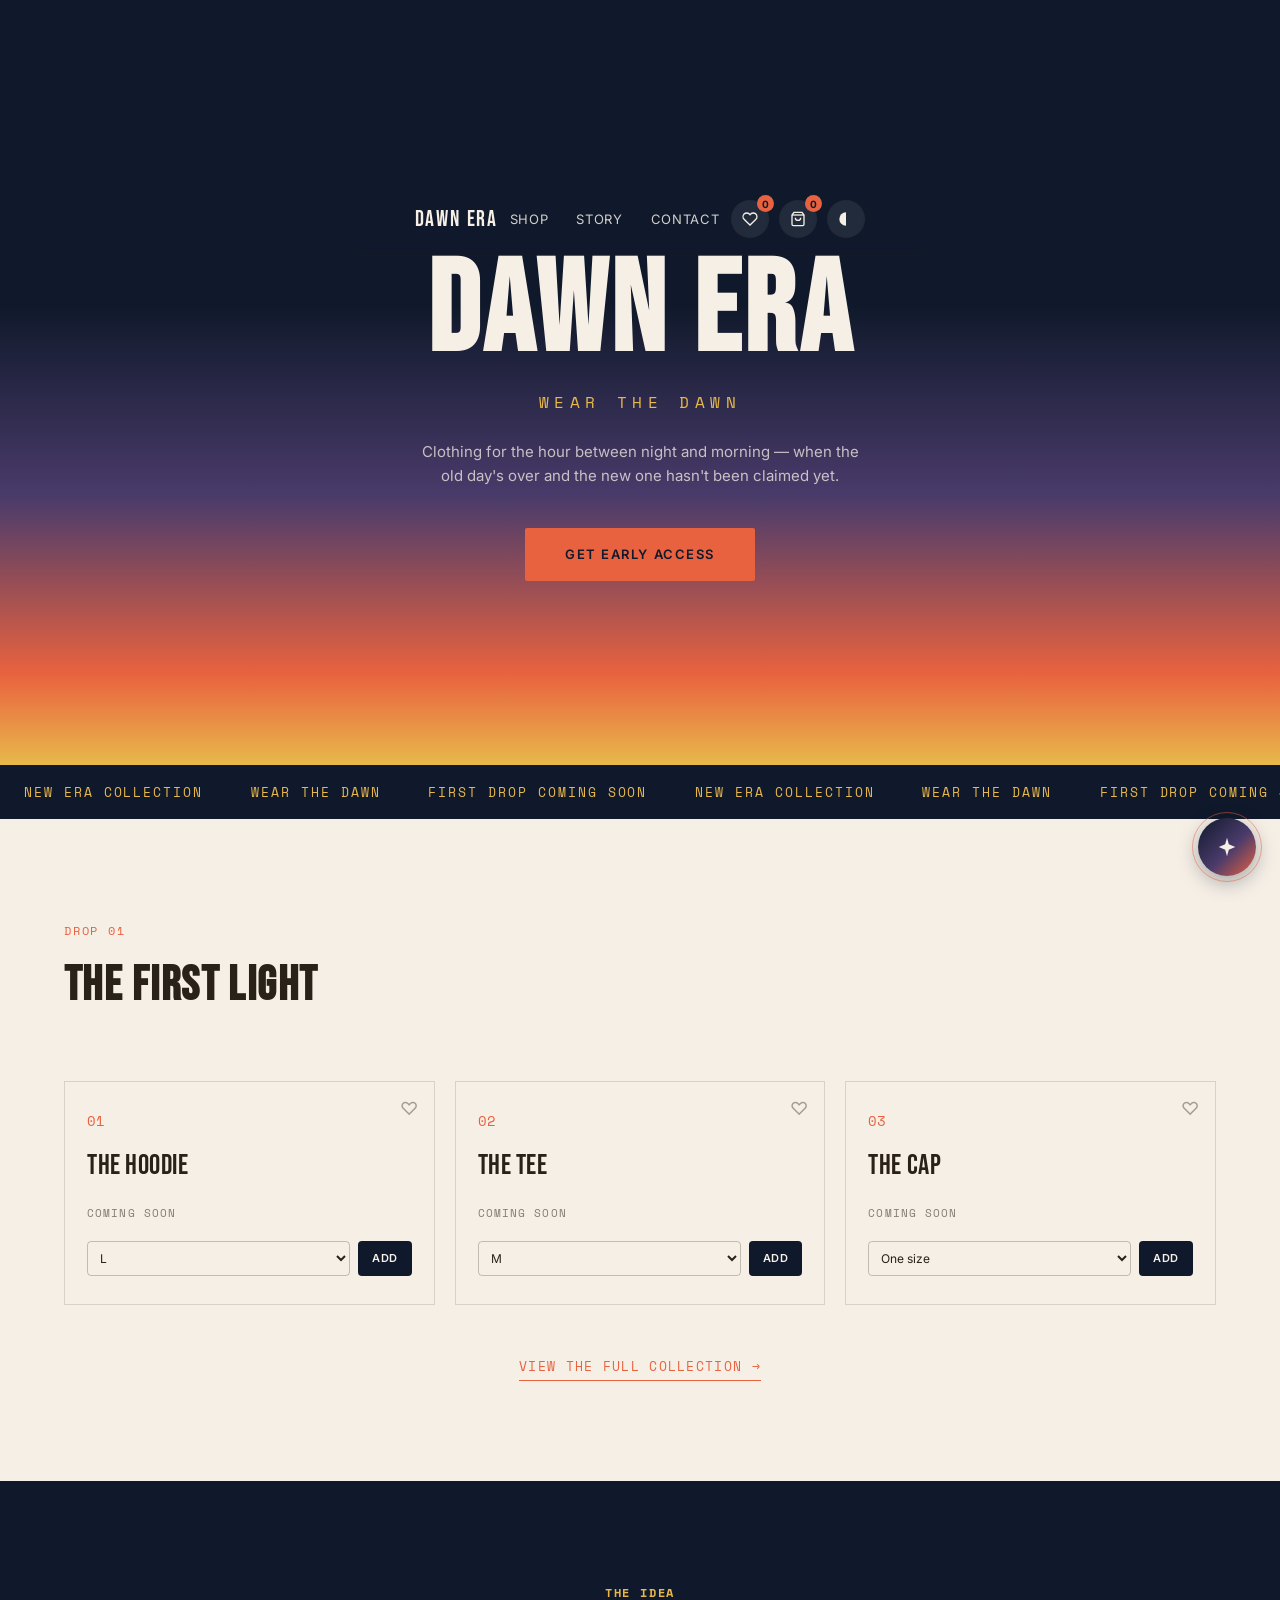
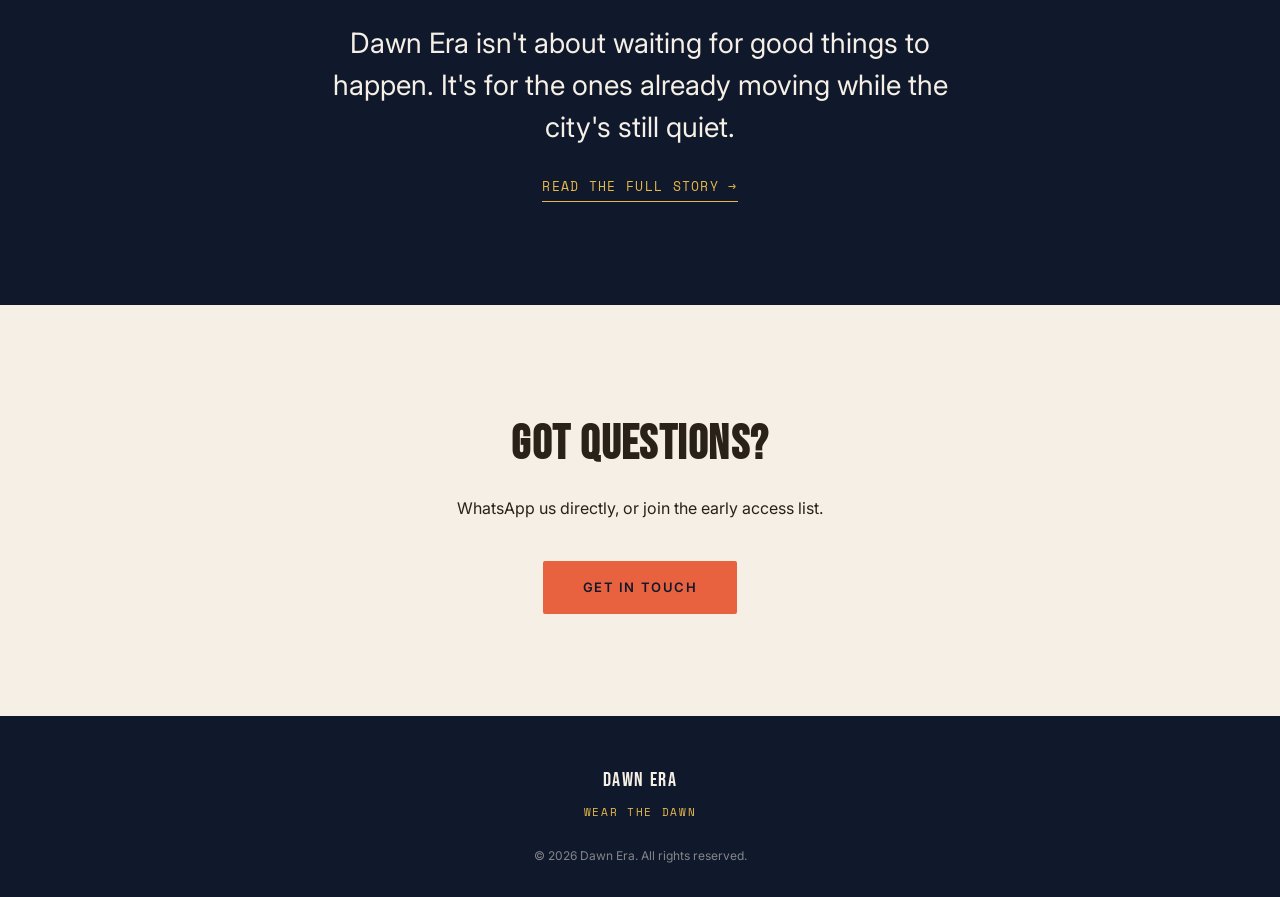
<file: index.html>
<!DOCTYPE html>
<html lang="en">
<head>
<meta charset="UTF-8">
<meta name="viewport" content="width=device-width, initial-scale=1.0">
<title>Dawn Era — Wear the dawn</title>
<meta name="description" content="Dawn Era — streetwear for the hour between night and morning. Wear the dawn.">
<link rel="manifest" href="manifest.json">
<meta name="theme-color" content="#10192B">
<link rel="icon" type="image/png" sizes="32x32" href="icons/favicon-32.png">
<link rel="apple-touch-icon" href="icons/apple-touch-icon.png">
<meta name="apple-mobile-web-app-capable" content="yes">
<meta name="apple-mobile-web-app-status-bar-style" content="black-translucent">
<meta name="apple-mobile-web-app-title" content="Dawn Era">
<meta property="og:title" content="Dawn Era — Wear the dawn">
<meta property="og:description" content="Streetwear for the hour between night and morning. Wear the dawn.">
<meta property="og:type" content="website">
<meta property="og:url" content="https://dawnera.netlify.app">
<meta name="twitter:card" content="summary">
<link rel="preconnect" href="https://fonts.googleapis.com">
<link rel="preconnect" href="https://fonts.gstatic.com" crossorigin>
<link href="https://fonts.googleapis.com/css2?family=Bebas+Neue&family=Inter:wght@400;500;600&family=Space+Mono:wght@400;700&display=swap" rel="stylesheet">
<link rel="stylesheet" href="assets/css/style.css">
</head>
<body>
<a href="#main-content" class="skip-link">Skip to content</a>

<div class="loader" id="loader"><div class="loader__mark">DAWN ERA</div></div>
<div class="scroll-progress" id="scrollProgress"></div>

<main id="main-content">
<div class="hero">
  <nav class="nav" aria-label="Primary">
    <a href="index.html" class="nav__logo display">DAWN ERA</a>
    <button class="nav__burger" id="navBurger" aria-label="Toggle menu" aria-expanded="false" aria-controls="navLinks"><span></span></button>
    <ul class="nav__links" id="navLinks">
      <li><a href="shop.html">Shop</a></li>
      <li><a href="story.html">Story</a></li>
      <li><a href="contact.html">Contact</a></li>
    </ul>
    <div class="nav__right">
      <button class="nav__icon-btn" id="wishToggle" aria-label="Wishlist">
        <svg width="16" height="16" viewBox="0 0 24 24" fill="none" stroke="currentColor" stroke-width="2"><path d="M20.8 4.6a5.5 5.5 0 0 0-7.8 0L12 5.6l-1-1a5.5 5.5 0 0 0-7.8 7.8l1 1L12 21l7.8-7.6 1-1a5.5 5.5 0 0 0 0-7.8z"/></svg>
        <span class="nav__badge" id="wishCount">0</span>
      </button>
      <button class="nav__icon-btn" id="cartToggle" aria-label="Cart">
        <svg width="16" height="16" viewBox="0 0 24 24" fill="none" stroke="currentColor" stroke-width="2"><path d="M6 2 3 6v14a2 2 0 0 0 2 2h14a2 2 0 0 0 2-2V6l-3-4Z"/><path d="M3 6h18"/><path d="M16 10a4 4 0 0 1-8 0"/></svg>
        <span class="nav__badge" id="cartCount">0</span>
      </button>
      <div class="theme-switcher">
        <button class="nav__icon-btn" id="themeToggle" aria-label="Change theme" aria-expanded="false">
          <svg width="16" height="16" viewBox="0 0 24 24" fill="currentColor"><path d="M12 2a10 10 0 1 0 0 20V2z"/></svg>
        </button>
        <div class="theme-switcher__panel" id="themePanel">
          <button class="theme-opt is-active" data-theme="light"><span class="theme-opt__dot" style="background:#F5EFE6"></span>Light</button>
          <button class="theme-opt" data-theme="dark"><span class="theme-opt__dot" style="background:#0D0D0E"></span>Dark Mode</button>
          <button class="theme-opt" data-theme="golden"><span class="theme-opt__dot" style="background:#E8894A"></span>Golden Hour</button>
          <button class="theme-opt" data-theme="luxury"><span class="theme-opt__dot" style="background:#D4AF37"></span>Luxury</button>
          <button class="theme-opt" data-theme="minimal"><span class="theme-opt__dot" style="background:#1C1C1C"></span>Minimal / Focus</button>
          <button class="theme-opt" data-theme="cyber"><span class="theme-opt__dot" style="background:#00E5FF"></span>Cyber / Street</button>
        </div>
      </div>
    </div>
  </nav>
  <h1 class="hero__title display">DAWN ERA</h1>
  <p class="hero__tagline mono">Wear the dawn</p>
  <p class="hero__sub">Clothing for the hour between night and morning — when the old day's over and the new one hasn't been claimed yet.</p>
  <a href="contact.html" class="btn">Get early access</a>
</div>

<div class="marquee" aria-hidden="true">
  <div class="marquee__track mono">
    <span>NEW ERA COLLECTION</span><span>WEAR THE DAWN</span><span>FIRST DROP COMING SOON</span><span>NEW ERA COLLECTION</span><span>WEAR THE DAWN</span><span>FIRST DROP COMING SOON</span>
  </div>
</div>

<section class="drop" id="shop">
  <div class="drop__header reveal">
    <p class="drop__eyebrow mono">Drop 01</p>
    <h2 class="drop__title display">The first light</h2>
  </div>
  <div class="drop__grid">
    <div class="drop-card reveal" style="transition-delay:0s" data-product="hoodie">
      <button class="drop-card__wish" aria-label="Add to wishlist">♡</button>
      <div class="drop-card__top">
        <p class="drop-card__num mono">01</p>
        <p class="drop-card__name">The hoodie</p>
        <p class="drop-card__status mono">Coming soon</p>
      </div>
      <div class="drop-card__row">
        <select class="drop-card__size" aria-label="Select size"><option>S</option><option>M</option><option selected>L</option><option>XL</option></select>
        <button class="drop-card__add">Add</button>
      </div>
    </div>
    <div class="drop-card reveal" style="transition-delay:0.1s" data-product="tee">
      <button class="drop-card__wish" aria-label="Add to wishlist">♡</button>
      <div class="drop-card__top">
        <p class="drop-card__num mono">02</p>
        <p class="drop-card__name">The tee</p>
        <p class="drop-card__status mono">Coming soon</p>
      </div>
      <div class="drop-card__row">
        <select class="drop-card__size" aria-label="Select size"><option>S</option><option selected>M</option><option>L</option><option>XL</option></select>
        <button class="drop-card__add">Add</button>
      </div>
    </div>
    <div class="drop-card reveal" style="transition-delay:0.2s" data-product="cap">
      <button class="drop-card__wish" aria-label="Add to wishlist">♡</button>
      <div class="drop-card__top">
        <p class="drop-card__num mono">03</p>
        <p class="drop-card__name">The cap</p>
        <p class="drop-card__status mono">Coming soon</p>
      </div>
      <div class="drop-card__row">
        <select class="drop-card__size" aria-label="Select size"><option selected>One size</option></select>
        <button class="drop-card__add">Add</button>
      </div>
    </div>
  </div>
  <div class="drop__more reveal" style="transition-delay:0.3s">
    <a href="shop.html" class="drop__more-link mono">View the full collection →</a>
  </div>
</section>

<section class="story" id="story">
  <div class="story__inner reveal">
    <h2 class="story__eyebrow mono">The idea</h2>
    <p class="story__text">Dawn Era isn't about waiting for good things to happen. It's for the ones already moving while the city's still quiet.</p>
    <a href="story.html" class="story__link mono">Read the full story →</a>
  </div>
</section>

<section class="signup" id="contact">
  <h2 class="signup__title display reveal">Got questions?</h2>
  <p class="signup__sub reveal" style="transition-delay:0.08s">WhatsApp us directly, or join the early access list.</p>
  <a href="contact.html" class="btn reveal" style="transition-delay:0.16s">Get in touch</a>
</section>

</main>

<footer class="footer">
  <p class="footer__logo display">DAWN ERA</p>
  <p class="footer__tagline mono">Wear the dawn</p>
  <p class="footer__meta">© 2026 Dawn Era. All rights reserved.</p>
</footer>

<button class="back-to-top" id="backToTop" aria-label="Back to top">↑</button>

<button class="ai-chat-btn" id="aiChatBtn" aria-label="Chat with Dawn Era Assistant" aria-expanded="false">
  <span class="ai-chat-btn__ring"></span>
  <svg width="22" height="22" viewBox="0 0 24 24" fill="var(--dawn-cream)"><path d="M12 2 L14 9 L21 12 L14 15 L12 22 L10 15 L3 12 L10 9 Z"/></svg>
</button>

<div class="ai-chat-window" id="aiChatWindow" role="dialog" aria-modal="true" aria-label="Dawn Era Assistant chat">
  <div class="ai-chat__header">
    <div class="ai-chat__header-info">
      <div class="ai-chat__avatar">✦</div>
      <div>
        <p class="ai-chat__name">Dawn Era Assistant</p>
        <p class="ai-chat__status"><span class="ai-chat__dot"></span>Online</p>
      </div>
    </div>
    <button class="ai-chat__close" id="aiChatClose" aria-label="Close chat">✕</button>
  </div>
  <div class="ai-chat__body" id="aiChatBody"></div>
  <div class="ai-chat__quick" id="aiChatQuick"></div>
  <form class="ai-chat__input" id="aiChatForm">
    <input type="text" id="aiChatInput" placeholder="Ask me anything..." aria-label="Type a message" autocomplete="off">
    <button type="submit" aria-label="Send"><svg width="15" height="15" viewBox="0 0 24 24" fill="none" stroke="currentColor" stroke-width="2"><path d="M5 12h14M13 6l6 6-6 6"/></svg></button>
  </form>
</div>

<div class="cw-backdrop" id="cwBackdrop"></div>
<div class="cw-drawer" id="cwDrawer" role="dialog" aria-modal="true" aria-label="Cart and wishlist">
  <div class="cw-drawer__head">
    <div class="cw-tabs">
      <button class="cw-tab is-active display" data-tab="cart">Cart</button>
      <button class="cw-tab display" data-tab="wishlist">Wishlist</button>
    </div>
    <button class="cw-close" id="cwClose" aria-label="Close">✕</button>
  </div>
  <div class="cw-drawer__items" id="cwItems"></div>
</div>

<div class="qv-backdrop" id="qvBackdrop">
  <div class="qv-modal" role="dialog" aria-modal="true" aria-label="Quick view">
    <div class="qv-handle"></div>
    <button class="qv-close" id="qvClose" aria-label="Close">✕</button>
    <div class="qv-image"><svg width="40" height="40" viewBox="0 0 40 40"><circle cx="20" cy="22" r="14" fill="var(--dawn-gold)" opacity="0.4"/><circle cx="20" cy="22" r="9" fill="var(--dawn-coral)" opacity="0.4"/></svg></div>
    <p class="qv-cat mono" id="qvCat"></p>
    <p class="qv-name" id="qvName"></p>
    <p class="qv-status mono" id="qvStatus">Coming soon</p>
    <div class="qv-row">
      <select class="drop-card__size" id="qvSize" aria-label="Select size"></select>
      <button class="drop-card__add" id="qvAdd">Add to Cart</button>
    </div>
  </div>
</div>

<script src="assets/js/storage.js"></script>
<script src="assets/js/app.js"></script>
<script>
DawnApp.init({
  products: {
    hoodie: { name: 'The Hoodie', category: 'Outerwear', sizes: ['S','M','L','XL'] },
    tee: { name: 'The Tee', category: 'Tops', sizes: ['S','M','L','XL'] },
    cap: { name: 'The Cap', category: 'Accessories', sizes: ['One size'] }
  }
});
</script>

<script src="assets/js/nav.js"></script>
<script src="assets/js/chat-widget.js"></script>

<script>
if ('serviceWorker' in navigator) {
  window.addEventListener('load', () => {
    navigator.serviceWorker.register('/service-worker.js').catch(() => {});
  });
}
</script>
</body>
</html>
</file>
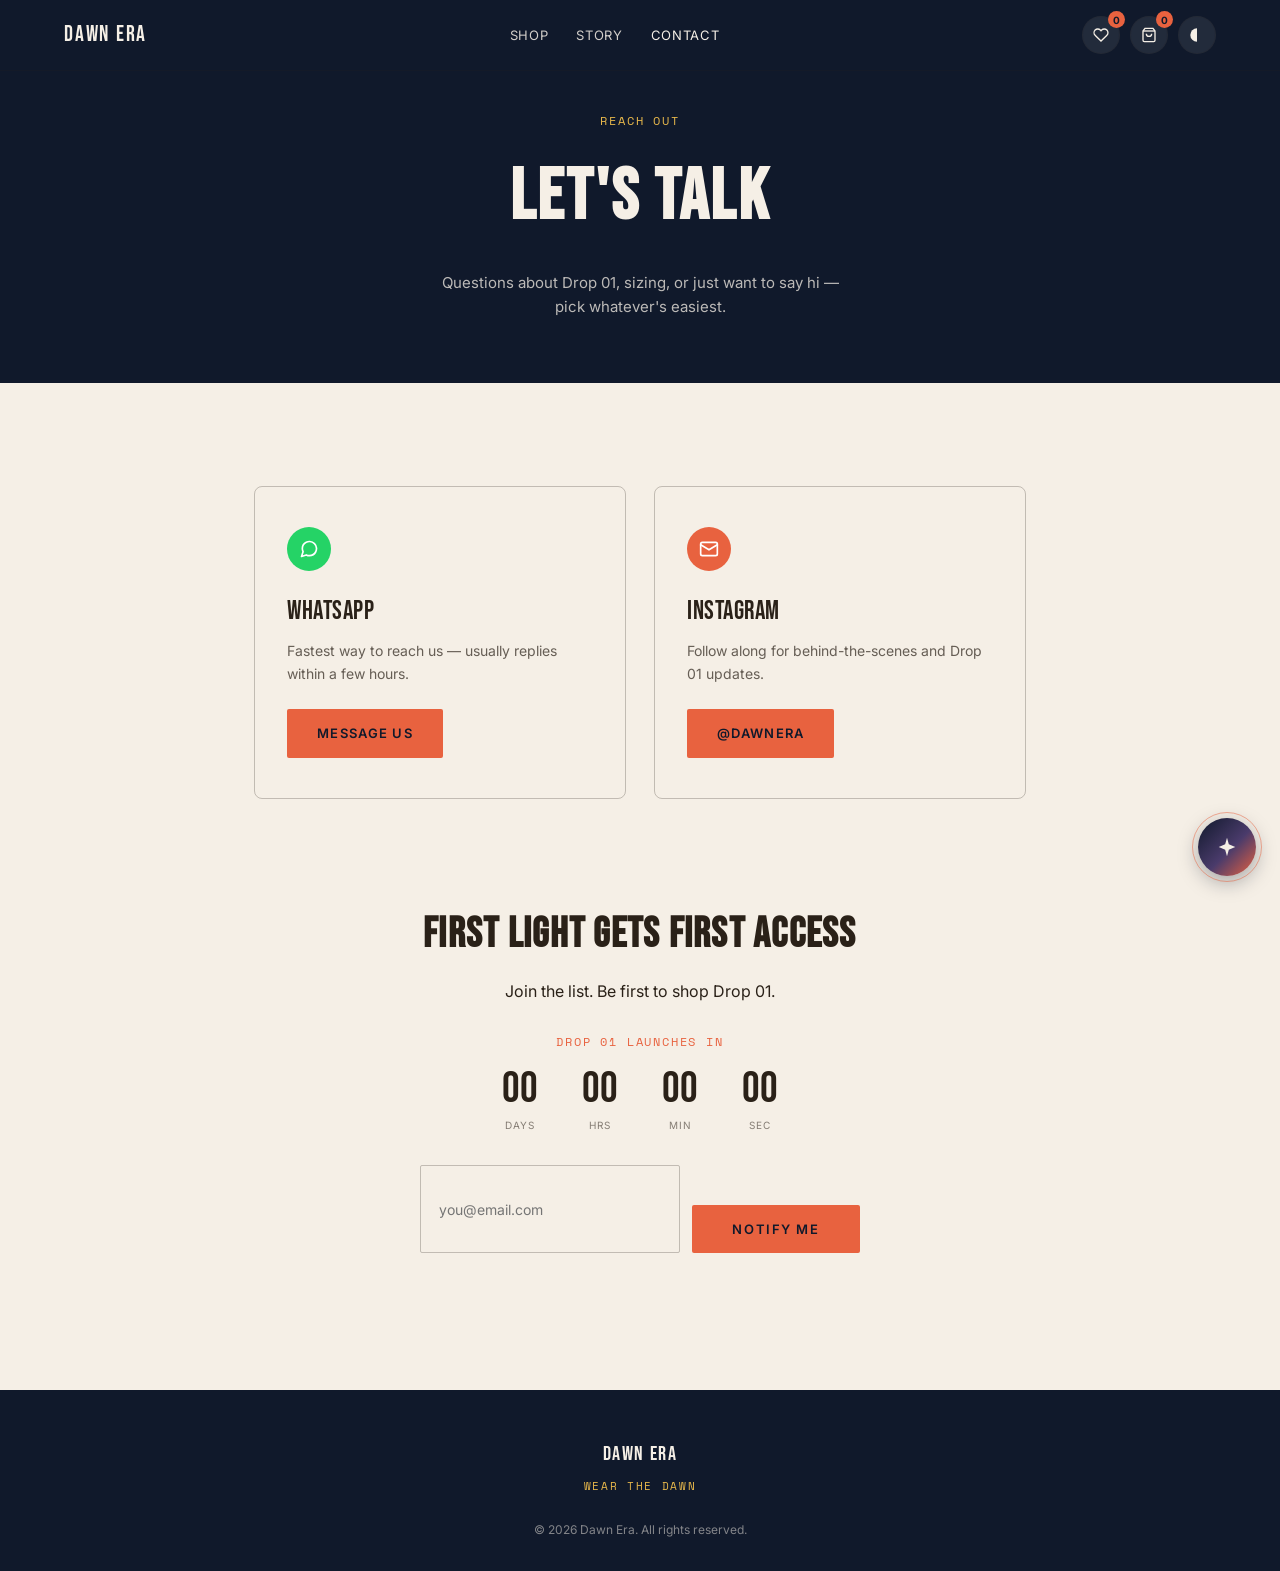
<file: contact.html>
<!DOCTYPE html>
<html lang="en">
<head>
<meta charset="UTF-8">
<meta name="viewport" content="width=device-width, initial-scale=1.0">
<title>Contact — Dawn Era</title>
<meta name="description" content="Get in touch with Dawn Era — WhatsApp us directly or join the early access list.">
<link rel="manifest" href="manifest.json">
<meta name="theme-color" content="#10192B">
<link rel="icon" type="image/png" sizes="32x32" href="icons/favicon-32.png">
<link rel="apple-touch-icon" href="icons/apple-touch-icon.png">
<meta name="apple-mobile-web-app-capable" content="yes">
<meta name="apple-mobile-web-app-status-bar-style" content="black-translucent">
<meta name="apple-mobile-web-app-title" content="Dawn Era">
<meta property="og:title" content="Contact — Dawn Era">
<meta property="og:description" content="Get in touch with Dawn Era — WhatsApp us directly or join the early access list.">
<meta property="og:type" content="website">
<meta property="og:url" content="https://dawnera.netlify.app/contact.html">
<meta name="twitter:card" content="summary">
<link rel="preconnect" href="https://fonts.googleapis.com">
<link rel="preconnect" href="https://fonts.gstatic.com" crossorigin>
<link href="https://fonts.googleapis.com/css2?family=Bebas+Neue&family=Inter:wght@400;500;600&family=Space+Mono:wght@400;700&display=swap" rel="stylesheet">
<link rel="stylesheet" href="assets/css/style.css">
</head>
<body>
<a href="#main-content" class="skip-link">Skip to content</a>

<div class="loader" id="loader"><div class="loader__mark display">DAWN ERA</div></div>
<div class="scroll-progress" id="scrollProgress"></div>

<nav class="nav" aria-label="Primary">
  <a href="index.html" class="nav__logo display">DAWN ERA</a>
  <button class="nav__burger" id="navBurger" aria-label="Toggle menu" aria-expanded="false" aria-controls="navLinks"><span></span></button>
  <ul class="nav__links" id="navLinks">
    <li><a href="shop.html">Shop</a></li>
    <li><a href="story.html">Story</a></li>
    <li><a href="contact.html" class="is-active">Contact</a></li>
  </ul>
  <div class="nav__right">
    <button class="nav__icon-btn" id="wishToggle" aria-label="Wishlist">
      <svg width="16" height="16" viewBox="0 0 24 24" fill="none" stroke="currentColor" stroke-width="2"><path d="M20.8 4.6a5.5 5.5 0 0 0-7.8 0L12 5.6l-1-1a5.5 5.5 0 0 0-7.8 7.8l1 1L12 21l7.8-7.6 1-1a5.5 5.5 0 0 0 0-7.8z"/></svg>
      <span class="nav__badge" id="wishCount">0</span>
    </button>
    <button class="nav__icon-btn" id="cartToggle" aria-label="Cart">
      <svg width="16" height="16" viewBox="0 0 24 24" fill="none" stroke="currentColor" stroke-width="2"><path d="M6 2 3 6v14a2 2 0 0 0 2 2h14a2 2 0 0 0 2-2V6l-3-4Z"/><path d="M3 6h18"/><path d="M16 10a4 4 0 0 1-8 0"/></svg>
      <span class="nav__badge" id="cartCount">0</span>
    </button>
    <div class="theme-switcher">
      <button class="nav__icon-btn" id="themeToggle" aria-label="Change theme" aria-expanded="false">
        <svg width="16" height="16" viewBox="0 0 24 24" fill="currentColor"><path d="M12 2a10 10 0 1 0 0 20V2z"/></svg>
      </button>
      <div class="theme-switcher__panel" id="themePanel">
        <button class="theme-opt is-active" data-theme="light"><span class="theme-opt__dot" style="background:#F5EFE6"></span>Light</button>
        <button class="theme-opt" data-theme="dark"><span class="theme-opt__dot" style="background:#0D0D0E"></span>Dark Mode</button>
        <button class="theme-opt" data-theme="golden"><span class="theme-opt__dot" style="background:#E8894A"></span>Golden Hour</button>
        <button class="theme-opt" data-theme="luxury"><span class="theme-opt__dot" style="background:#D4AF37"></span>Luxury</button>
        <button class="theme-opt" data-theme="minimal"><span class="theme-opt__dot" style="background:#1C1C1C"></span>Minimal / Focus</button>
        <button class="theme-opt" data-theme="cyber"><span class="theme-opt__dot" style="background:#00E5FF"></span>Cyber / Street</button>
      </div>
    </div>
  </div>
</nav>

<main id="main-content">
<div class="page-hero">
  <p class="page-hero__eyebrow mono">Reach out</p>
  <h1 class="page-hero__title display">Let's Talk</h1>
  <p class="page-hero__sub">Questions about Drop 01, sizing, or just want to say hi — pick whatever's easiest.</p>
</div>

<div class="contact-grid">
  <div class="contact-card contact-card--wa reveal">
    <div class="contact-card__icon">
      <svg width="20" height="20" viewBox="0 0 24 24" fill="none" stroke="white" stroke-width="2" stroke-linecap="round" stroke-linejoin="round"><path d="M21 11.5a8.38 8.38 0 0 1-.9 3.8 8.5 8.5 0 0 1-7.6 4.7 8.38 8.38 0 0 1-3.8-.9L3 21l1.9-5.7a8.38 8.38 0 0 1-.9-3.8 8.5 8.5 0 0 1 4.7-7.6 8.38 8.38 0 0 1 3.8-.9h.5a8.48 8.48 0 0 1 8 8v.5z"/></svg>
    </div>
    <p class="contact-card__title">WhatsApp</p>
    <p class="contact-card__desc">Fastest way to reach us — usually replies within a few hours.</p>
    <a href="https://wa.me/8801997307069?text=Hi%20Dawn%20Era!" data-wa-link="Hi Dawn Era!" target="_blank" rel="noopener" class="btn btn--solid">Message us</a>
  </div>
  <div class="contact-card contact-card--mail reveal" style="transition-delay:0.1s">
    <div class="contact-card__icon">
      <svg width="20" height="20" viewBox="0 0 24 24" fill="none" stroke="white" stroke-width="2" stroke-linecap="round" stroke-linejoin="round"><rect x="2" y="4" width="20" height="16" rx="2"/><path d="m22 7-10 6L2 7"/></svg>
    </div>
    <p class="contact-card__title">Instagram</p>
    <p class="contact-card__desc">Follow along for behind-the-scenes and Drop 01 updates.</p>
    <a href="#" class="btn btn--solid">@dawnera</a>
  </div>
</div>

<div class="signup">
  <h2 class="signup__title display reveal">First light gets first access</h2>
  <p class="signup__sub reveal" style="transition-delay:0.08s">Join the list. Be first to shop Drop 01.</p>

  <!-- Countdown: placeholder date below — update to the real Drop 01 launch date/time before going live -->
  <div class="countdown reveal" style="transition-delay:0.12s">
    <p class="countdown__label mono">Drop 01 launches in</p>
    <div class="countdown__grid">
      <div class="countdown__unit"><span class="countdown__num" id="cdDays">00</span><span class="countdown__unit-label">Days</span></div>
      <div class="countdown__unit"><span class="countdown__num" id="cdHours">00</span><span class="countdown__unit-label">Hrs</span></div>
      <div class="countdown__unit"><span class="countdown__num" id="cdMins">00</span><span class="countdown__unit-label">Min</span></div>
      <div class="countdown__unit"><span class="countdown__num" id="cdSecs">00</span><span class="countdown__unit-label">Sec</span></div>
    </div>
  </div>

  <!-- Netlify Forms: after deploying, go to your Netlify dashboard → Forms → enable
       "Form detection" once. No API key, no account elsewhere needed. -->
  <form class="signup__form reveal" id="signupForm" name="early-access" method="POST" data-netlify="true" netlify-honeypot="bot-field" style="transition-delay:0.16s">
    <input type="hidden" name="form-name" value="early-access">
    <p class="visually-hidden"><label>Leave this field empty: <input name="bot-field"></label></p>
    <input type="email" name="email" placeholder="you@email.com" aria-label="Email address" required>
    <button type="submit" class="btn btn--solid">Notify me</button>
  </form>
  <p class="signup__success" id="signupSuccess" role="status" aria-live="polite"></p>
</div>

</main>

<footer class="footer">
  <p class="footer__logo display">DAWN ERA</p>
  <p class="footer__tagline mono">Wear the dawn</p>
  <p class="footer__meta">© 2026 Dawn Era. All rights reserved.</p>
</footer>

<button class="ai-chat-btn" id="aiChatBtn" aria-label="Chat with Dawn Era Assistant" aria-expanded="false">
  <span class="ai-chat-btn__ring"></span>
  <svg width="22" height="22" viewBox="0 0 24 24" fill="var(--dawn-cream)"><path d="M12 2 L14 9 L21 12 L14 15 L12 22 L10 15 L3 12 L10 9 Z"/></svg>
</button>

<div class="ai-chat-window" id="aiChatWindow" role="dialog" aria-modal="true" aria-label="Dawn Era Assistant chat">
  <div class="ai-chat__header">
    <div class="ai-chat__header-info">
      <div class="ai-chat__avatar">✦</div>
      <div>
        <p class="ai-chat__name">Dawn Era Assistant</p>
        <p class="ai-chat__status"><span class="ai-chat__dot"></span>Online</p>
      </div>
    </div>
    <button class="ai-chat__close" id="aiChatClose" aria-label="Close chat">✕</button>
  </div>
  <div class="ai-chat__body" id="aiChatBody"></div>
  <div class="ai-chat__quick" id="aiChatQuick"></div>
  <form class="ai-chat__input" id="aiChatForm">
    <input type="text" id="aiChatInput" placeholder="Ask me anything..." aria-label="Type a message" autocomplete="off">
    <button type="submit" aria-label="Send"><svg width="15" height="15" viewBox="0 0 24 24" fill="none" stroke="currentColor" stroke-width="2"><path d="M5 12h14M13 6l6 6-6 6"/></svg></button>
  </form>
</div>

<button class="back-to-top" id="backToTop" aria-label="Back to top">↑</button>

<div class="cw-backdrop" id="cwBackdrop"></div>
<div class="cw-drawer" id="cwDrawer" role="dialog" aria-modal="true" aria-label="Cart and wishlist">
  <div class="cw-drawer__head">
    <div class="cw-tabs">
      <button class="cw-tab is-active display" data-tab="cart">Cart</button>
      <button class="cw-tab display" data-tab="wishlist">Wishlist</button>
    </div>
    <button class="cw-close" id="cwClose" aria-label="Close">✕</button>
  </div>
  <div class="cw-drawer__items" id="cwItems"></div>
</div>

<script src="assets/js/storage.js"></script>
<script src="assets/js/app.js"></script>
<script>
DawnApp.init({});
</script>



<script src="assets/js/nav.js"></script>
<script src="assets/js/chat-widget.js"></script>

<script>
(function () {
  /* Countdown — PLACEHOLDER target date, update before launch */
  var COUNTDOWN_TARGET = new Date('2026-09-15T00:00:00+06:00').getTime();
  var cd = { d: document.getElementById('cdDays'), h: document.getElementById('cdHours'), m: document.getElementById('cdMins'), s: document.getElementById('cdSecs') };
  if (cd.d) {
    var tick = function () {
      var diff = COUNTDOWN_TARGET - Date.now();
      if (diff <= 0) { cd.d.textContent = cd.h.textContent = cd.m.textContent = cd.s.textContent = '00'; return; }
      var pad = function (n) { return String(n).padStart(2, '0'); };
      cd.d.textContent = pad(Math.floor(diff / 86400000));
      cd.h.textContent = pad(Math.floor((diff % 86400000) / 3600000));
      cd.m.textContent = pad(Math.floor((diff % 3600000) / 60000));
      cd.s.textContent = pad(Math.floor((diff % 60000) / 1000));
    };
    tick();
    setInterval(tick, 1000);
  }

  /* Early-access form — submits to Netlify Forms via AJAX (no page reload) */
  var signupForm = document.getElementById('signupForm');
  if (signupForm) {
    signupForm.addEventListener('submit', function (e) {
      e.preventDefault();
      var data = new URLSearchParams(new FormData(signupForm)).toString();
      var successEl = document.getElementById('signupSuccess');
      fetch('/', { method: 'POST', headers: { 'Content-Type': 'application/x-www-form-urlencoded' }, body: data })
        .then(function () {
          signupForm.style.display = 'none';
          successEl.textContent = "You're on the list \u2014 we'll email you the moment Drop 01 goes live.";
        })
        .catch(function () {
          successEl.textContent = 'Something went wrong \u2014 please try again, or message us on WhatsApp instead.';
        });
    });
  }
})();
</script>

<script>
if ('serviceWorker' in navigator) {
  window.addEventListener('load', () => {
    navigator.serviceWorker.register('/service-worker.js').catch(() => {});
  });
}
</script>
</body>
</html>
</file>
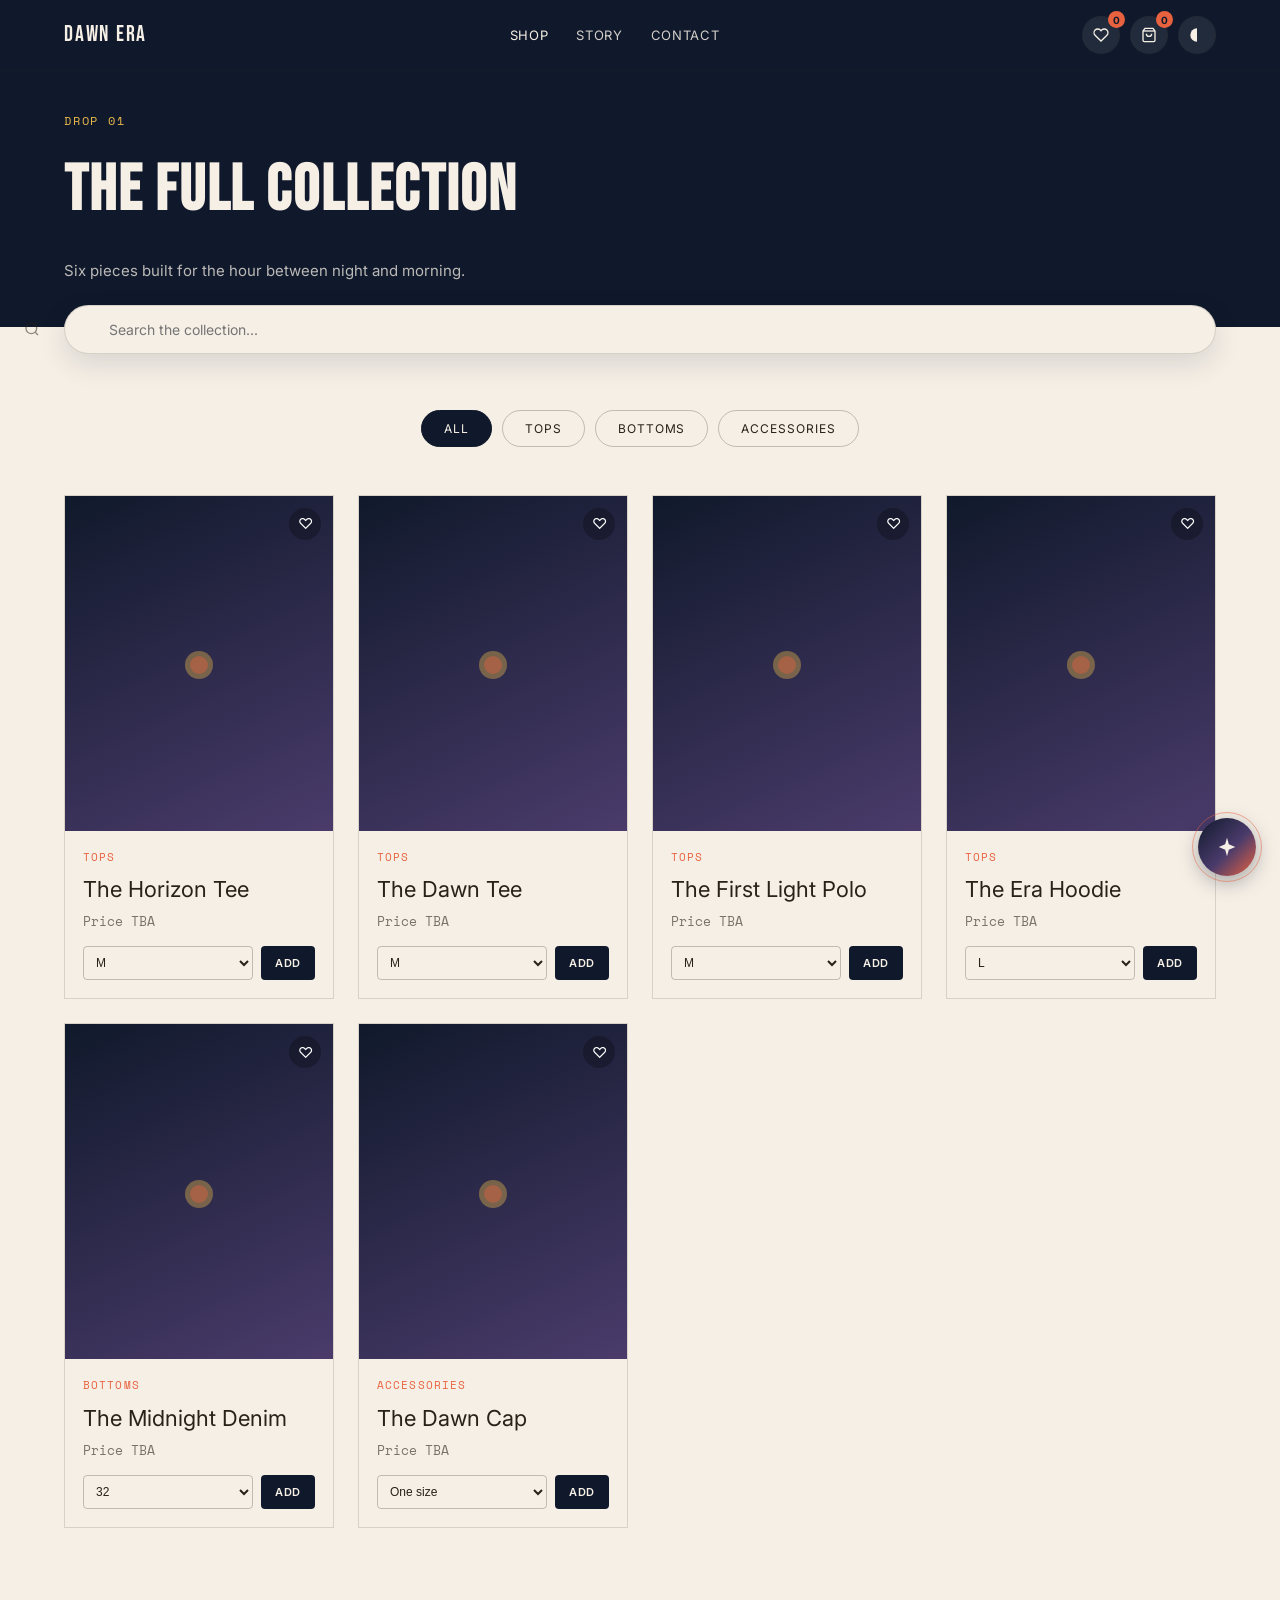
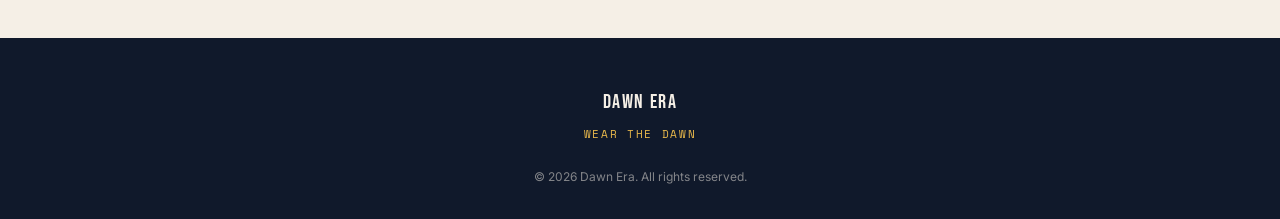
<file: shop.html>
<!DOCTYPE html>
<html lang="en">
<head>
<meta charset="UTF-8">
<meta name="viewport" content="width=device-width, initial-scale=1.0">
<title>Shop — Dawn Era</title>
<meta name="description" content="Shop the Dawn Era Drop 01 collection.">
<link rel="manifest" href="manifest.json">
<meta name="theme-color" content="#10192B">
<link rel="icon" type="image/png" sizes="32x32" href="icons/favicon-32.png">
<link rel="apple-touch-icon" href="icons/apple-touch-icon.png">
<meta name="apple-mobile-web-app-capable" content="yes">
<meta name="apple-mobile-web-app-status-bar-style" content="black-translucent">
<meta name="apple-mobile-web-app-title" content="Dawn Era">
<meta property="og:title" content="Shop — Dawn Era">
<meta property="og:description" content="Shop the Dawn Era Drop 01 collection.">
<meta property="og:type" content="website">
<meta property="og:url" content="https://dawnera.netlify.app/shop.html">
<meta name="twitter:card" content="summary">
<link rel="preconnect" href="https://fonts.googleapis.com">
<link rel="preconnect" href="https://fonts.gstatic.com" crossorigin>
<link href="https://fonts.googleapis.com/css2?family=Bebas+Neue&family=Inter:wght@400;500;600&family=Space+Mono:wght@400;700&display=swap" rel="stylesheet">
<link rel="stylesheet" href="assets/css/style.css">
</head>
<body>
<a href="#main-content" class="skip-link">Skip to content</a>

<div class="loader" id="loader"><div class="loader__mark">DAWN ERA</div></div>
<div class="scroll-progress" id="scrollProgress"></div>

<nav class="nav" aria-label="Primary">
  <a href="index.html" class="nav__logo display">DAWN ERA</a>
  <button class="nav__burger" id="navBurger" aria-label="Toggle menu" aria-expanded="false" aria-controls="navLinks"><span></span></button>
  <ul class="nav__links" id="navLinks">
    <li><a href="shop.html" class="is-active">Shop</a></li>
    <li><a href="story.html">Story</a></li>
    <li><a href="contact.html">Contact</a></li>
  </ul>
  <div class="nav__right">
    <button class="nav__icon-btn" id="wishToggle" aria-label="Wishlist">
      <svg width="16" height="16" viewBox="0 0 24 24" fill="none" stroke="currentColor" stroke-width="2"><path d="M20.8 4.6a5.5 5.5 0 0 0-7.8 0L12 5.6l-1-1a5.5 5.5 0 0 0-7.8 7.8l1 1L12 21l7.8-7.6 1-1a5.5 5.5 0 0 0 0-7.8z"/></svg>
      <span class="nav__badge" id="wishCount">0</span>
    </button>
    <button class="nav__icon-btn" id="cartToggle" aria-label="Cart">
      <svg width="16" height="16" viewBox="0 0 24 24" fill="none" stroke="currentColor" stroke-width="2"><path d="M6 2 3 6v14a2 2 0 0 0 2 2h14a2 2 0 0 0 2-2V6l-3-4Z"/><path d="M3 6h18"/><path d="M16 10a4 4 0 0 1-8 0"/></svg>
      <span class="nav__badge" id="cartCount">0</span>
    </button>
    <div class="theme-switcher">
      <button class="nav__icon-btn" id="themeToggle" aria-label="Change theme" aria-expanded="false">
        <svg width="16" height="16" viewBox="0 0 24 24" fill="currentColor"><path d="M12 2a10 10 0 1 0 0 20V2z"/></svg>
      </button>
      <div class="theme-switcher__panel" id="themePanel">
        <button class="theme-opt is-active" data-theme="light"><span class="theme-opt__dot" style="background:#F5EFE6"></span>Light</button>
        <button class="theme-opt" data-theme="dark"><span class="theme-opt__dot" style="background:#0D0D0E"></span>Dark Mode</button>
        <button class="theme-opt" data-theme="golden"><span class="theme-opt__dot" style="background:#E8894A"></span>Golden Hour</button>
        <button class="theme-opt" data-theme="luxury"><span class="theme-opt__dot" style="background:#D4AF37"></span>Luxury</button>
        <button class="theme-opt" data-theme="minimal"><span class="theme-opt__dot" style="background:#1C1C1C"></span>Minimal / Focus</button>
        <button class="theme-opt" data-theme="cyber"><span class="theme-opt__dot" style="background:#00E5FF"></span>Cyber / Street</button>
      </div>
    </div>
  </div>
</nav>

<main id="main-content">
<div class="shop-hero">
  <p class="shop-hero__eyebrow mono">Drop 01</p>
  <h1 class="shop-hero__title display">The Full Collection</h1>
  <p class="shop-hero__sub">Six pieces built for the hour between night and morning.</p>
</div>
<div class="search-bar">
  <svg width="16" height="16" viewBox="0 0 24 24" fill="none" stroke="currentColor" stroke-width="2"><circle cx="11" cy="11" r="8"/><path d="m21 21-4.3-4.3"/></svg>
  <input type="text" id="searchInput" placeholder="Search the collection..." aria-label="Search products">
  <p id="searchResultsStatus" class="visually-hidden" role="status" aria-live="polite"></p>
</div>

<section class="shop-section">
  <div class="filter-tabs">
    <button class="filter-tab is-active" data-filter="all">All</button>
    <button class="filter-tab" data-filter="tops">Tops</button>
    <button class="filter-tab" data-filter="bottoms">Bottoms</button>
    <button class="filter-tab" data-filter="accessories">Accessories</button>
  </div>

  <div class="product-grid" id="productGrid">
    <div class="product-card reveal" data-category="tops" data-product="horizonTee" style="transition-delay:0s">
      <button class="product-card__wish" aria-label="Wishlist">♡</button>
      <div class="product-card__image"><svg width="40" height="40" viewBox="0 0 40 40"><circle cx="20" cy="22" r="14" fill="var(--dawn-gold)" opacity="0.4"/><circle cx="20" cy="22" r="9" fill="var(--dawn-coral)" opacity="0.4"/></svg></div>
      <div class="product-card__body">
        <p class="product-card__cat mono">Tops</p>
        <p class="product-card__name">The Horizon Tee</p>
        <p class="product-card__price mono">Price TBA</p>
        <div class="product-card__row">
          <select class="product-card__size" aria-label="Size"><option>S</option><option selected>M</option><option>L</option><option>XL</option></select>
          <button class="product-card__add">Add</button>
        </div>
      </div>
    </div>
    <div class="product-card reveal" data-category="tops" data-product="dawnTee" style="transition-delay:0.05s">
      <button class="product-card__wish" aria-label="Wishlist">♡</button>
      <div class="product-card__image"><svg width="40" height="40" viewBox="0 0 40 40"><circle cx="20" cy="22" r="14" fill="var(--dawn-gold)" opacity="0.4"/><circle cx="20" cy="22" r="9" fill="var(--dawn-coral)" opacity="0.4"/></svg></div>
      <div class="product-card__body">
        <p class="product-card__cat mono">Tops</p>
        <p class="product-card__name">The Dawn Tee</p>
        <p class="product-card__price mono">Price TBA</p>
        <div class="product-card__row">
          <select class="product-card__size" aria-label="Size"><option>S</option><option selected>M</option><option>L</option><option>XL</option></select>
          <button class="product-card__add">Add</button>
        </div>
      </div>
    </div>
    <div class="product-card reveal" data-category="tops" data-product="polo" style="transition-delay:0.1s">
      <button class="product-card__wish" aria-label="Wishlist">♡</button>
      <div class="product-card__image"><svg width="40" height="40" viewBox="0 0 40 40"><circle cx="20" cy="22" r="14" fill="var(--dawn-gold)" opacity="0.4"/><circle cx="20" cy="22" r="9" fill="var(--dawn-coral)" opacity="0.4"/></svg></div>
      <div class="product-card__body">
        <p class="product-card__cat mono">Tops</p>
        <p class="product-card__name">The First Light Polo</p>
        <p class="product-card__price mono">Price TBA</p>
        <div class="product-card__row">
          <select class="product-card__size" aria-label="Size"><option>S</option><option selected>M</option><option>L</option><option>XL</option></select>
          <button class="product-card__add">Add</button>
        </div>
      </div>
    </div>
    <div class="product-card reveal" data-category="tops" data-product="hoodie" style="transition-delay:0.15s">
      <button class="product-card__wish" aria-label="Wishlist">♡</button>
      <div class="product-card__image"><svg width="40" height="40" viewBox="0 0 40 40"><circle cx="20" cy="22" r="14" fill="var(--dawn-gold)" opacity="0.4"/><circle cx="20" cy="22" r="9" fill="var(--dawn-coral)" opacity="0.4"/></svg></div>
      <div class="product-card__body">
        <p class="product-card__cat mono">Tops</p>
        <p class="product-card__name">The Era Hoodie</p>
        <p class="product-card__price mono">Price TBA</p>
        <div class="product-card__row">
          <select class="product-card__size" aria-label="Size"><option>S</option><option>M</option><option selected>L</option><option>XL</option></select>
          <button class="product-card__add">Add</button>
        </div>
      </div>
    </div>
    <div class="product-card reveal" data-category="bottoms" data-product="denim" style="transition-delay:0.2s">
      <button class="product-card__wish" aria-label="Wishlist">♡</button>
      <div class="product-card__image"><svg width="40" height="40" viewBox="0 0 40 40"><circle cx="20" cy="22" r="14" fill="var(--dawn-gold)" opacity="0.4"/><circle cx="20" cy="22" r="9" fill="var(--dawn-coral)" opacity="0.4"/></svg></div>
      <div class="product-card__body">
        <p class="product-card__cat mono">Bottoms</p>
        <p class="product-card__name">The Midnight Denim</p>
        <p class="product-card__price mono">Price TBA</p>
        <div class="product-card__row">
          <select class="product-card__size" aria-label="Size"><option>30</option><option selected>32</option><option>34</option><option>36</option></select>
          <button class="product-card__add">Add</button>
        </div>
      </div>
    </div>
    <div class="product-card reveal" data-category="accessories" data-product="cap" style="transition-delay:0.25s">
      <button class="product-card__wish" aria-label="Wishlist">♡</button>
      <div class="product-card__image"><svg width="40" height="40" viewBox="0 0 40 40"><circle cx="20" cy="22" r="14" fill="var(--dawn-gold)" opacity="0.4"/><circle cx="20" cy="22" r="9" fill="var(--dawn-coral)" opacity="0.4"/></svg></div>
      <div class="product-card__body">
        <p class="product-card__cat mono">Accessories</p>
        <p class="product-card__name">The Dawn Cap</p>
        <p class="product-card__price mono">Price TBA</p>
        <div class="product-card__row">
          <select class="product-card__size" aria-label="Size"><option selected>One size</option></select>
          <button class="product-card__add">Add</button>
        </div>
      </div>
    </div>
  </div>
</section>

</main>

<footer class="footer">
  <p class="footer__logo display">DAWN ERA</p>
  <p class="footer__tagline mono">Wear the dawn</p>
  <p class="footer__meta">© 2026 Dawn Era. All rights reserved.</p>
</footer>

<button class="back-to-top" id="backToTop" aria-label="Back to top">↑</button>
<button class="ai-chat-btn" id="aiChatBtn" aria-label="Chat with Dawn Era Assistant" aria-expanded="false">
  <span class="ai-chat-btn__ring"></span>
  <svg width="22" height="22" viewBox="0 0 24 24" fill="var(--dawn-cream)"><path d="M12 2 L14 9 L21 12 L14 15 L12 22 L10 15 L3 12 L10 9 Z"/></svg>
</button>

<div class="ai-chat-window" id="aiChatWindow" role="dialog" aria-modal="true" aria-label="Dawn Era Assistant chat">
  <div class="ai-chat__header">
    <div class="ai-chat__header-info">
      <div class="ai-chat__avatar">✦</div>
      <div>
        <p class="ai-chat__name">Dawn Era Assistant</p>
        <p class="ai-chat__status"><span class="ai-chat__dot"></span>Online</p>
      </div>
    </div>
    <button class="ai-chat__close" id="aiChatClose" aria-label="Close chat">✕</button>
  </div>
  <div class="ai-chat__body" id="aiChatBody"></div>
  <div class="ai-chat__quick" id="aiChatQuick"></div>
  <form class="ai-chat__input" id="aiChatForm">
    <input type="text" id="aiChatInput" placeholder="Ask me anything..." aria-label="Type a message" autocomplete="off">
    <button type="submit" aria-label="Send"><svg width="15" height="15" viewBox="0 0 24 24" fill="none" stroke="currentColor" stroke-width="2"><path d="M5 12h14M13 6l6 6-6 6"/></svg></button>
  </form>
</div>

<div class="cw-backdrop" id="cwBackdrop"></div>
<div class="cw-drawer" id="cwDrawer" role="dialog" aria-modal="true" aria-label="Cart and wishlist">
  <div class="cw-drawer__head">
    <div class="cw-tabs">
      <button class="cw-tab is-active display" data-tab="cart">Cart</button>
      <button class="cw-tab display" data-tab="wishlist">Wishlist</button>
    </div>
    <button class="cw-close" id="cwClose" aria-label="Close">✕</button>
  </div>
  <div class="cw-drawer__items" id="cwItems"></div>
</div>

<div class="qv-backdrop" id="qvBackdrop">
  <div class="qv-modal" role="dialog" aria-modal="true" aria-label="Quick view">
    <div class="qv-handle"></div>
    <button class="qv-close" id="qvClose" aria-label="Close">✕</button>
    <div class="qv-image"><svg width="40" height="40" viewBox="0 0 40 40"><circle cx="20" cy="22" r="14" fill="var(--dawn-gold)" opacity="0.4"/><circle cx="20" cy="22" r="9" fill="var(--dawn-coral)" opacity="0.4"/></svg></div>
    <p class="qv-cat mono" id="qvCat"></p>
    <p class="qv-name" id="qvName"></p>
    <p class="qv-status mono">Coming soon</p>
    <div class="qv-row">
      <select class="product-card__size" id="qvSize" aria-label="Size"></select>
      <button class="product-card__add" id="qvAdd">Add to Cart</button>
    </div>
    <button class="qv-sizeguide-link" id="qvSizeGuideBtn" type="button">Size Guide</button>

    <div class="qv-accordion">
      <button class="qv-accordion__trigger" id="careTrigger" aria-expanded="false" aria-controls="carePanel" type="button">
        <span>Care Instructions &amp; Fabric</span><span class="qv-accordion__icon">+</span>
      </button>
      <div class="qv-accordion__panel" id="carePanel">
        <ul class="qv-care-list">
          <li>Machine wash cold, inside out</li>
          <li>Do not bleach</li>
          <li>Tumble dry low, or hang dry</li>
          <li>Iron on low heat — avoid direct print contact</li>
          <li>100% cotton unless noted otherwise on the label</li>
        </ul>
      </div>
    </div>
  </div>
</div>

<div class="qv-backdrop" id="sizeGuideBackdrop">
  <div class="qv-modal" role="dialog" aria-modal="true" aria-label="Size guide" style="max-width:420px;">
    <div class="qv-handle"></div>
    <button class="qv-close" id="sizeGuideClose" aria-label="Close">✕</button>
    <p class="qv-name" style="margin-bottom:4px;">Size Guide</p>
    <p style="font-size:12px;opacity:0.6;margin-bottom:18px;">All measurements in inches, taken flat.</p>
    <table class="size-table">
      <thead><tr><th>Size</th><th>Chest</th><th>Length</th><th>Shoulder</th></tr></thead>
      <tbody>
        <tr><td>S</td><td>38"</td><td>27"</td><td>18"</td></tr>
        <tr><td>M</td><td>40"</td><td>28"</td><td>18.5"</td></tr>
        <tr><td>L</td><td>42"</td><td>29"</td><td>19"</td></tr>
        <tr><td>XL</td><td>44"</td><td>30"</td><td>19.5"</td></tr>
      </tbody>
    </table>
    <p class="size-table__note">Streetwear fit — relaxed through the body. Between sizes? Size down for a slimmer fit.</p>
  </div>
</div>

<script src="assets/js/storage.js"></script>
<script src="assets/js/app.js"></script>
<script>
DawnApp.init({
  products: {
    horizonTee: { name: 'The Horizon Tee', category: 'Tops', sizes: ['S','M','L','XL'] },
    dawnTee: { name: 'The Dawn Tee', category: 'Tops', sizes: ['S','M','L','XL'] },
    polo: { name: 'The First Light Polo', category: 'Tops', sizes: ['S','M','L','XL'] },
    hoodie: { name: 'The Era Hoodie', category: 'Tops', sizes: ['S','M','L','XL'] },
    denim: { name: 'The Midnight Denim', category: 'Bottoms', sizes: ['30','32','34','36'] },
    cap: { name: 'The Dawn Cap', category: 'Accessories', sizes: ['One size'] }
  }
});
</script>



<script src="assets/js/nav.js"></script>
<script src="assets/js/chat-widget.js"></script>

<script>
(function () {
  var sizeGuideBackdrop = document.getElementById('sizeGuideBackdrop');
  var sizeGuideRelease = null;
  function closeSizeGuide() {
    if (!sizeGuideBackdrop.classList.contains('is-open')) return;
    sizeGuideBackdrop.classList.remove('is-open');
    if (sizeGuideRelease) { sizeGuideRelease(); sizeGuideRelease = null; }
    DawnApp.popModal(closeSizeGuide);
  }
  document.getElementById('qvSizeGuideBtn').addEventListener('click', function () {
    sizeGuideBackdrop.classList.add('is-open');
    sizeGuideRelease = DawnApp.trapFocus(sizeGuideBackdrop);
    DawnApp.pushModal(closeSizeGuide);
  });
  document.getElementById('sizeGuideClose').addEventListener('click', closeSizeGuide);
  sizeGuideBackdrop.addEventListener('click', function (e) { if (e.target === sizeGuideBackdrop) closeSizeGuide(); });

  var careTrigger = document.getElementById('careTrigger');
  var carePanel = document.getElementById('carePanel');
  careTrigger.addEventListener('click', function () {
    var isOpen = carePanel.classList.toggle('is-open');
    careTrigger.setAttribute('aria-expanded', isOpen);
    careTrigger.querySelector('.qv-accordion__icon').textContent = isOpen ? '\u2212' : '+';
  });

  // Escape is handled centrally by app.js's shared modal stack (closeSizeGuide
  // is pushed/popped above), so no separate listener is needed here.

  var tabs = document.querySelectorAll('.filter-tab');
  var cards = document.querySelectorAll('#productGrid .product-card');
  var currentFilter = 'all';
  function applyFilters() {
    var q = document.getElementById('searchInput').value.trim().toLowerCase();
    var visibleCount = 0;
    cards.forEach(function (c) {
      var matchesCat = currentFilter === 'all' || c.getAttribute('data-category') === currentFilter;
      var name = c.querySelector('.product-card__name').textContent.toLowerCase();
      var matchesSearch = q === '' || name.indexOf(q) > -1;
      var show = matchesCat && matchesSearch;
      c.style.display = show ? '' : 'none';
      if (show) visibleCount++;
    });
    var grid = document.getElementById('productGrid');
    var existingMsg = grid.querySelector('.no-results');
    if (visibleCount === 0) { if (!existingMsg) { grid.insertAdjacentHTML('beforeend', '<p class="no-results">No pieces match your search.</p>'); } }
    else if (existingMsg) { existingMsg.remove(); }
    var resultsStatus = document.getElementById('searchResultsStatus');
    if (resultsStatus) resultsStatus.textContent = visibleCount + (visibleCount === 1 ? ' piece' : ' pieces') + ' shown';
  }
  tabs.forEach(function (tab) { tab.addEventListener('click', function () { tabs.forEach(function (t) { t.classList.remove('is-active'); }); tab.classList.add('is-active'); currentFilter = tab.getAttribute('data-filter'); applyFilters(); }); });
  document.getElementById('searchInput').addEventListener('input', applyFilters);
})();
</script>

<script>
if ('serviceWorker' in navigator) {
  window.addEventListener('load', () => {
    navigator.serviceWorker.register('/service-worker.js').catch(() => {});
  });
}
</script>
</body>
</html>
</file>
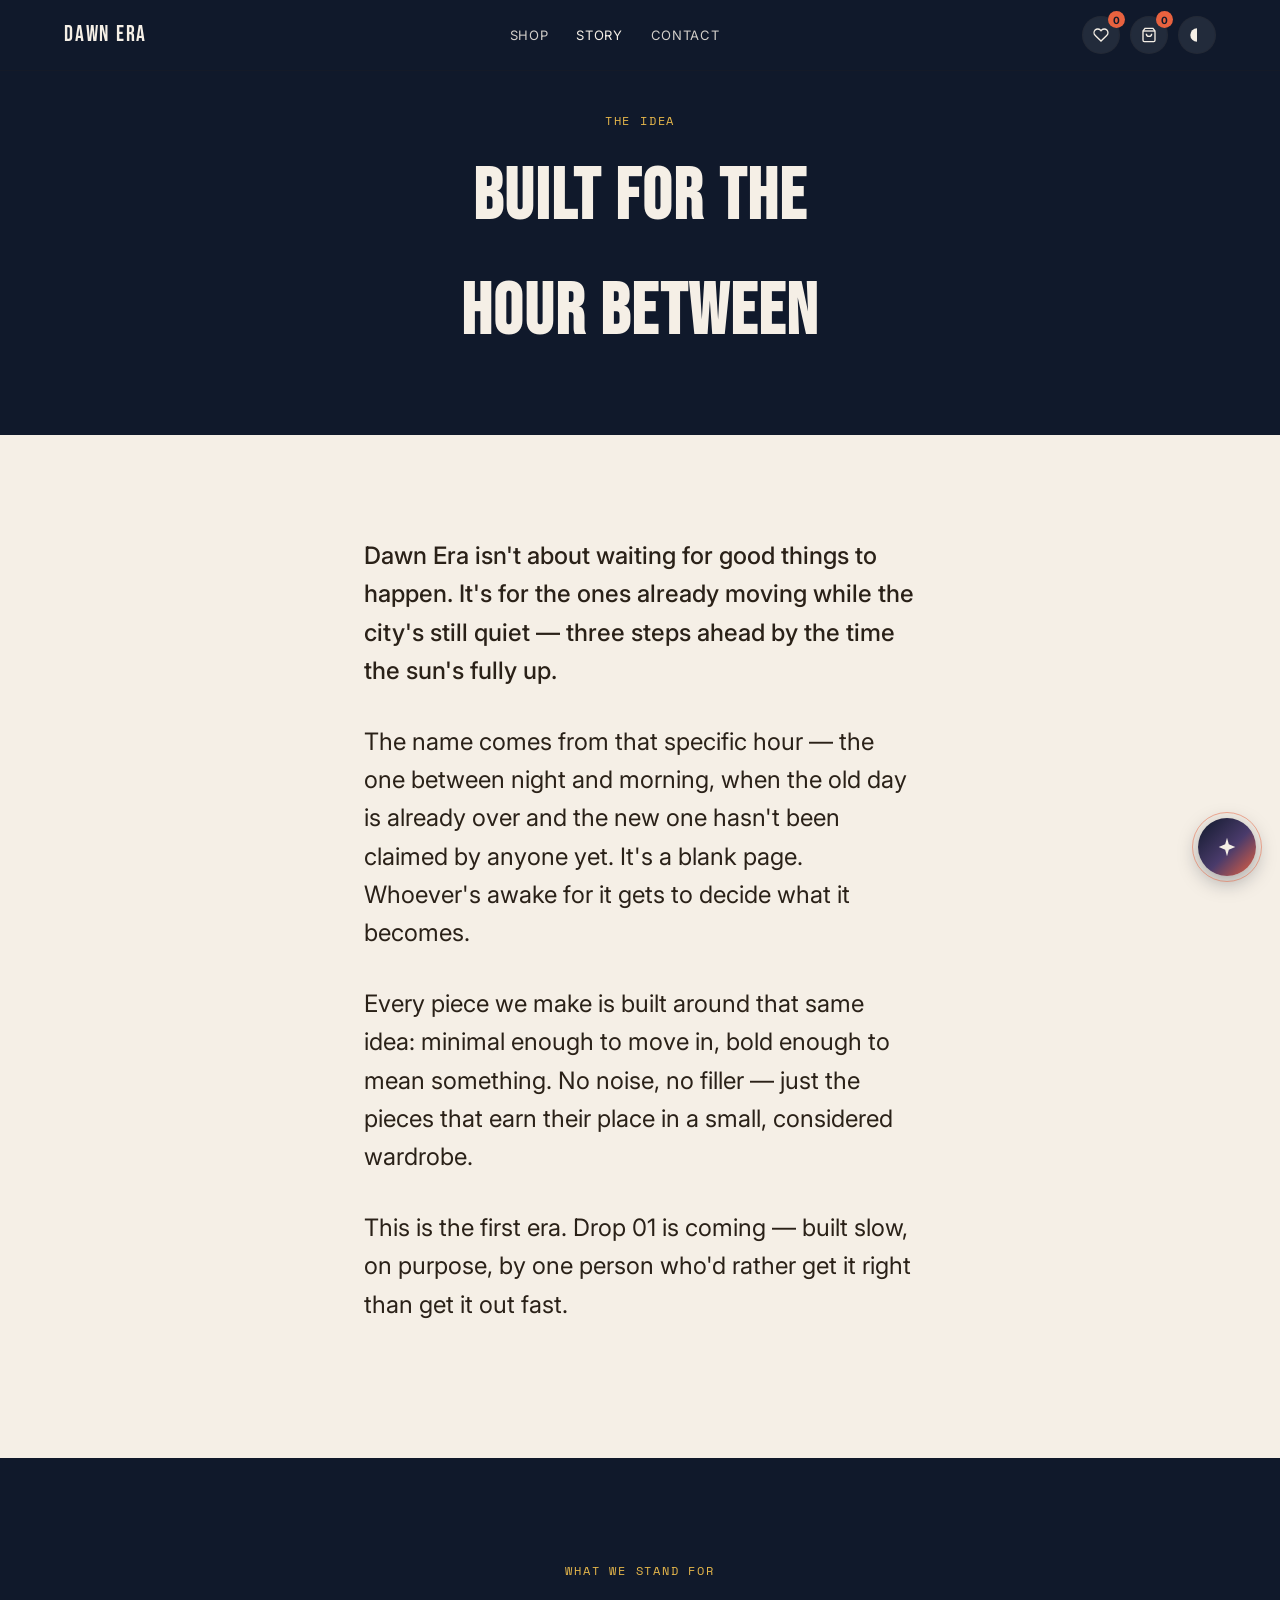
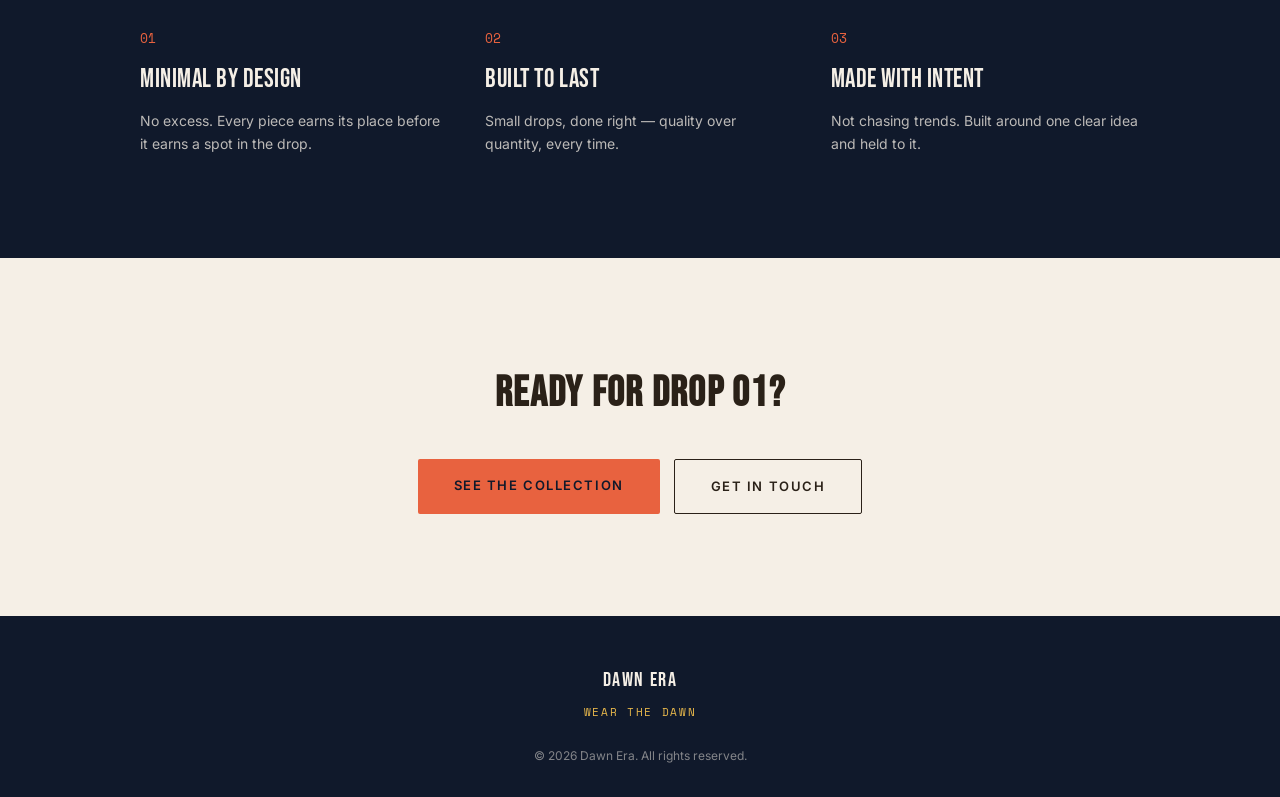
<file: story.html>
<!DOCTYPE html>
<html lang="en">
<head>
<meta charset="UTF-8">
<meta name="viewport" content="width=device-width, initial-scale=1.0">
<title>Our Story — Dawn Era</title>
<meta name="description" content="The idea behind Dawn Era — streetwear for the hour between night and morning.">
<link rel="manifest" href="manifest.json">
<meta name="theme-color" content="#10192B">
<link rel="icon" type="image/png" sizes="32x32" href="icons/favicon-32.png">
<link rel="apple-touch-icon" href="icons/apple-touch-icon.png">
<meta name="apple-mobile-web-app-capable" content="yes">
<meta name="apple-mobile-web-app-status-bar-style" content="black-translucent">
<meta name="apple-mobile-web-app-title" content="Dawn Era">
<meta property="og:title" content="Our Story — Dawn Era">
<meta property="og:description" content="The idea behind Dawn Era — streetwear for the hour between night and morning.">
<meta property="og:type" content="website">
<meta property="og:url" content="https://dawnera.netlify.app/story.html">
<meta name="twitter:card" content="summary">
<link rel="preconnect" href="https://fonts.googleapis.com">
<link rel="preconnect" href="https://fonts.gstatic.com" crossorigin>
<link href="https://fonts.googleapis.com/css2?family=Bebas+Neue&family=Inter:wght@400;500;600&family=Space+Mono:wght@400;700&display=swap" rel="stylesheet">
<link rel="stylesheet" href="assets/css/style.css">
</head>
<body>
<a href="#main-content" class="skip-link">Skip to content</a>

<div class="loader" id="loader"><div class="loader__mark display">DAWN ERA</div></div>
<div class="scroll-progress" id="scrollProgress"></div>

<nav class="nav" aria-label="Primary">
  <a href="index.html" class="nav__logo display">DAWN ERA</a>
  <button class="nav__burger" id="navBurger" aria-label="Toggle menu" aria-expanded="false" aria-controls="navLinks"><span></span></button>
  <ul class="nav__links" id="navLinks">
    <li><a href="shop.html">Shop</a></li>
    <li><a href="story.html" class="is-active">Story</a></li>
    <li><a href="contact.html">Contact</a></li>
  </ul>
  <div class="nav__right">
    <button class="nav__icon-btn" id="wishToggle" aria-label="Wishlist">
      <svg width="16" height="16" viewBox="0 0 24 24" fill="none" stroke="currentColor" stroke-width="2"><path d="M20.8 4.6a5.5 5.5 0 0 0-7.8 0L12 5.6l-1-1a5.5 5.5 0 0 0-7.8 7.8l1 1L12 21l7.8-7.6 1-1a5.5 5.5 0 0 0 0-7.8z"/></svg>
      <span class="nav__badge" id="wishCount">0</span>
    </button>
    <button class="nav__icon-btn" id="cartToggle" aria-label="Cart">
      <svg width="16" height="16" viewBox="0 0 24 24" fill="none" stroke="currentColor" stroke-width="2"><path d="M6 2 3 6v14a2 2 0 0 0 2 2h14a2 2 0 0 0 2-2V6l-3-4Z"/><path d="M3 6h18"/><path d="M16 10a4 4 0 0 1-8 0"/></svg>
      <span class="nav__badge" id="cartCount">0</span>
    </button>
    <div class="theme-switcher">
      <button class="nav__icon-btn" id="themeToggle" aria-label="Change theme" aria-expanded="false">
        <svg width="16" height="16" viewBox="0 0 24 24" fill="currentColor"><path d="M12 2a10 10 0 1 0 0 20V2z"/></svg>
      </button>
      <div class="theme-switcher__panel" id="themePanel">
        <button class="theme-opt is-active" data-theme="light"><span class="theme-opt__dot" style="background:#F5EFE6"></span>Light</button>
        <button class="theme-opt" data-theme="dark"><span class="theme-opt__dot" style="background:#0D0D0E"></span>Dark Mode</button>
        <button class="theme-opt" data-theme="golden"><span class="theme-opt__dot" style="background:#E8894A"></span>Golden Hour</button>
        <button class="theme-opt" data-theme="luxury"><span class="theme-opt__dot" style="background:#D4AF37"></span>Luxury</button>
        <button class="theme-opt" data-theme="minimal"><span class="theme-opt__dot" style="background:#1C1C1C"></span>Minimal / Focus</button>
        <button class="theme-opt" data-theme="cyber"><span class="theme-opt__dot" style="background:#00E5FF"></span>Cyber / Street</button>
      </div>
    </div>
  </div>
</nav>

<main id="main-content">
<div class="page-hero">
  <p class="page-hero__eyebrow mono">The Idea</p>
  <h1 class="page-hero__title display">Built For The<br>Hour Between</h1>
</div>

<div class="story-body">
  <p class="reveal">Dawn Era isn't about waiting for good things to happen. It's for the ones already moving while the city's still quiet — three steps ahead by the time the sun's fully up.</p>
  <p class="reveal" style="transition-delay:0.08s">The name comes from that specific hour — the one between night and morning, when the old day is already over and the new one hasn't been claimed by anyone yet. It's a blank page. Whoever's awake for it gets to decide what it becomes.</p>
  <p class="reveal" style="transition-delay:0.16s">Every piece we make is built around that same idea: minimal enough to move in, bold enough to mean something. No noise, no filler — just the pieces that earn their place in a small, considered wardrobe.</p>
  <p class="reveal" style="transition-delay:0.24s">This is the first era. Drop 01 is coming — built slow, on purpose, by one person who'd rather get it right than get it out fast.</p>
</div>

<div class="pillars">
  <div class="pillars__inner">
    <span class="pillars__eyebrow mono reveal">What we stand for</span>
    <div class="pillars__grid">
      <div class="reveal" style="transition-delay:0s">
        <p class="pillar__num mono">01</p>
        <p class="pillar__name">Minimal by design</p>
        <p class="pillar__desc">No excess. Every piece earns its place before it earns a spot in the drop.</p>
      </div>
      <div class="reveal" style="transition-delay:0.1s">
        <p class="pillar__num mono">02</p>
        <p class="pillar__name">Built to last</p>
        <p class="pillar__desc">Small drops, done right — quality over quantity, every time.</p>
      </div>
      <div class="reveal" style="transition-delay:0.2s">
        <p class="pillar__num mono">03</p>
        <p class="pillar__name">Made with intent</p>
        <p class="pillar__desc">Not chasing trends. Built around one clear idea and held to it.</p>
      </div>
    </div>
  </div>
</div>

<div class="story-cta">
  <h2 class="story-cta__title display reveal">Ready for Drop 01?</h2>
  <div class="story-cta__actions">
    <a href="shop.html" class="btn btn--solid">See the collection</a>
    <a href="contact.html" class="btn btn--outline">Get in touch</a>
  </div>
</div>

</main>

<footer class="footer">
  <p class="footer__logo display">DAWN ERA</p>
  <p class="footer__tagline mono">Wear the dawn</p>
  <p class="footer__meta">© 2026 Dawn Era. All rights reserved.</p>
</footer>

<button class="ai-chat-btn" id="aiChatBtn" aria-label="Chat with Dawn Era Assistant" aria-expanded="false">
  <span class="ai-chat-btn__ring"></span>
  <svg width="22" height="22" viewBox="0 0 24 24" fill="var(--dawn-cream)"><path d="M12 2 L14 9 L21 12 L14 15 L12 22 L10 15 L3 12 L10 9 Z"/></svg>
</button>

<div class="ai-chat-window" id="aiChatWindow" role="dialog" aria-modal="true" aria-label="Dawn Era Assistant chat">
  <div class="ai-chat__header">
    <div class="ai-chat__header-info">
      <div class="ai-chat__avatar">✦</div>
      <div>
        <p class="ai-chat__name">Dawn Era Assistant</p>
        <p class="ai-chat__status"><span class="ai-chat__dot"></span>Online</p>
      </div>
    </div>
    <button class="ai-chat__close" id="aiChatClose" aria-label="Close chat">✕</button>
  </div>
  <div class="ai-chat__body" id="aiChatBody"></div>
  <div class="ai-chat__quick" id="aiChatQuick"></div>
  <form class="ai-chat__input" id="aiChatForm">
    <input type="text" id="aiChatInput" placeholder="Ask me anything..." aria-label="Type a message" autocomplete="off">
    <button type="submit" aria-label="Send"><svg width="15" height="15" viewBox="0 0 24 24" fill="none" stroke="currentColor" stroke-width="2"><path d="M5 12h14M13 6l6 6-6 6"/></svg></button>
  </form>
</div>

<button class="back-to-top" id="backToTop" aria-label="Back to top">↑</button>

<div class="cw-backdrop" id="cwBackdrop"></div>
<div class="cw-drawer" id="cwDrawer" role="dialog" aria-modal="true" aria-label="Cart and wishlist">
  <div class="cw-drawer__head">
    <div class="cw-tabs">
      <button class="cw-tab is-active display" data-tab="cart">Cart</button>
      <button class="cw-tab display" data-tab="wishlist">Wishlist</button>
    </div>
    <button class="cw-close" id="cwClose" aria-label="Close">✕</button>
  </div>
  <div class="cw-drawer__items" id="cwItems"></div>
</div>

<script src="assets/js/storage.js"></script>
<script src="assets/js/app.js"></script>
<script>
DawnApp.init({});
</script>



<script src="assets/js/nav.js"></script>
<script src="assets/js/chat-widget.js"></script>

<script>
if ('serviceWorker' in navigator) {
  window.addEventListener('load', () => {
    navigator.serviceWorker.register('/service-worker.js').catch(() => {});
  });
}
</script>
</body>
</html>
</file>
<file: assets/css/style.css>
/* ==========================================================================
   DAWN ERA — Shared Stylesheet
   ==========================================================================
   This file was consolidated from four near-duplicate <style> blocks
   (index/shop/story/contact) into one shared file. Nothing here changes
   the brand's look — same colors, same fonts, same components. What
   changed is: (1) it now lives in one place instead of four, and
   (2) a mobile-first responsive layer was added/fixed throughout.
   Search "RESPONSIVE FIX" comments for the specific improvements.
   ========================================================================== */

/* ---------- Theme tokens (unchanged) ---------- */
:root, [data-theme="light"] {
  --dawn-page: #F5EFE6; --dawn-navy: #10192B; --dawn-plum: #4A3B6B;
  --dawn-coral: #E8623F; --dawn-gold: #E8B84B; --dawn-cream: #F5EFE6; --dawn-ink: #2A2118;
  --dawn-border: rgba(42,33,24,0.15); --dawn-border-2: rgba(42,33,24,0.25); --dawn-glass: rgba(255,255,255,0.08);
}
[data-theme="dark"] {
  --dawn-page: #0D0D0E; --dawn-navy: #1A1A1C; --dawn-plum: #2E2A30;
  --dawn-coral: #FF7A52; --dawn-gold: #F5C563; --dawn-cream: #EDEBE7; --dawn-ink: #EDEBE7;
  --dawn-border: rgba(255,255,255,0.12); --dawn-border-2: rgba(255,255,255,0.22); --dawn-glass: rgba(255,255,255,0.06);
}
[data-theme="golden"] {
  --dawn-page: #FDF1E4; --dawn-navy: #5C3521; --dawn-plum: #C9702C;
  --dawn-coral: #E8894A; --dawn-gold: #F0C674; --dawn-cream: #FDF1E4; --dawn-ink: #4A3221;
  --dawn-border: rgba(74,50,33,0.18); --dawn-border-2: rgba(74,50,33,0.28); --dawn-glass: rgba(255,255,255,0.18);
}
[data-theme="luxury"] {
  --dawn-page: #0A0A0A; --dawn-navy: #141210; --dawn-plum: #1F1B14;
  --dawn-coral: #D4AF37; --dawn-gold: #F0D580; --dawn-cream: #EAE6DD; --dawn-ink: #EAE6DD;
  --dawn-border: rgba(212,175,55,0.25); --dawn-border-2: rgba(212,175,55,0.4); --dawn-glass: rgba(212,175,55,0.08);
}
[data-theme="minimal"] {
  --dawn-page: #FAFAF9; --dawn-navy: #1C1C1C; --dawn-plum: #333333;
  --dawn-coral: #1C1C1C; --dawn-gold: #666666; --dawn-cream: #FAFAF9; --dawn-ink: #1C1C1C;
  --dawn-border: rgba(0,0,0,0.1); --dawn-border-2: rgba(0,0,0,0.18); --dawn-glass: rgba(0,0,0,0.04);
}
[data-theme="cyber"] {
  --dawn-page: #0D0817; --dawn-navy: #150F26; --dawn-plum: #2D1B4E;
  --dawn-coral: #00E5FF; --dawn-gold: #FF2E9A; --dawn-cream: #E8E3FF; --dawn-ink: #E8E3FF;
  --dawn-border: rgba(0,229,255,0.25); --dawn-border-2: rgba(255,46,154,0.3); --dawn-glass: rgba(0,229,255,0.07);
}

/* RESPONSIVE FIX: layout tokens used across breakpoints so every section
   scales from the same scale, instead of one-off pixel values per page. */
:root {
  --container-max: 1320px;      /* content never over-stretches on 1920/2560/4K screens */
  --container-pad: 5%;
  --section-pad-y: clamp(48px, 8vw, 110px);
  --nav-h: 76px;
}

/* ---------- Base / reset ---------- */
* { margin: 0; padding: 0; box-sizing: border-box; }
html { scroll-behavior: smooth; }
/* RESPONSIVE FIX: guarantees "no horizontal scrolling" globally, as required. */
body {
  font-family: 'Inter', sans-serif; background: var(--dawn-page); color: var(--dawn-ink); line-height: 1.6;
  transition: background-color 0.5s ease, color 0.5s ease;
  overflow-x: hidden;
  -webkit-text-size-adjust: 100%;
}
.display { font-family: 'Bebas Neue', sans-serif; letter-spacing: 0.03em; }
.mono { font-family: 'Space Mono', monospace; }
a { color: inherit; text-decoration: none; }
button { font-family: inherit; }
/* RESPONSIVE FIX: defensive rule for any image added later (none exist today,
   but the brief requires it and it costs nothing to have it ready). */
img, svg { max-width: 100%; height: auto; display: block; }
[data-theme="minimal"] .marquee, [data-theme="minimal"] .hero__title, [data-theme="minimal"] .hero__tagline { animation: none !important; }

/* RESPONSIVE FIX: accessible skip link (new, keyboard/screen-reader users only) */
.skip-link {
  position: absolute; left: 12px; top: -60px; z-index: 9999;
  background: var(--dawn-cream); color: var(--dawn-navy); padding: 10px 18px;
  border-radius: 4px; font-size: 13px; font-weight: 600; transition: top 0.2s ease;
}
.skip-link:focus { top: 12px; }

/* RESPONSIVE FIX: .reveal scroll-in animation existed only in shop.html's CSS
   even though every page's JS toggles it — moved here so it now works
   consistently on every page instead of only one. */
.reveal { opacity: 1; }
.js-ready .reveal { opacity: 0; transform: translateY(24px); transition: opacity 0.6s ease-out, transform 0.6s ease-out; }
.js-ready .reveal.is-visible { opacity: 1; transform: translateY(0); }
@media (prefers-reduced-motion: reduce) { .js-ready .reveal { opacity: 1; transform: none; transition: none; } }

/* ---------- Loader ---------- */
.loader {
  position: fixed; inset: 0; z-index: 9999; background: var(--dawn-navy);
  display: flex; align-items: center; justify-content: center;
  transition: opacity 0.6s ease, visibility 0.6s ease, background-color 0.5s ease;
}
.loader__mark { font-family: 'Bebas Neue', sans-serif; font-size: clamp(26px, 6vw, 34px); letter-spacing: 0.12em; color: var(--dawn-cream); animation: loaderPulse 1.1s ease-in-out infinite; }
.loader.is-hidden { opacity: 0; visibility: hidden; pointer-events: none; }
@keyframes loaderPulse { 0%,100% { opacity: 1; } 50% { opacity: 0.45; } }

.scroll-progress { position: fixed; top: 0; left: 0; height: 3px; background: var(--dawn-coral); z-index: 9998; width: 0%; transition: width 0.1s linear, background-color 0.5s ease; }

/* ==========================================================================
   HEADER / NAV
   RESPONSIVE FIX: this is the big one. Previously `.nav__links` either
   vanished completely under 640px with no replacement (index/shop) or
   stayed visible and got cramped (story/contact). Now every page ships
   the same structure: Logo | nav links (desktop) | hamburger (mobile) |
   wishlist/cart/theme icons — always reachable, never clipped.
   ========================================================================== */
.nav {
  display: flex; justify-content: space-between; align-items: center;
  padding: 16px var(--container-pad); gap: 12px;
  position: sticky; top: 0; z-index: 300;
  background: var(--dawn-navy); border-bottom: 1px solid var(--dawn-border);
  transition: background-color 0.5s ease, border-color 0.5s ease;
  flex-wrap: wrap;
}
[data-theme="luxury"] .nav { background: rgba(20,18,16,0.7); backdrop-filter: blur(14px); -webkit-backdrop-filter: blur(14px); }
.nav__logo { font-size: clamp(18px, 3vw, 22px); letter-spacing: 0.08em; color: var(--dawn-cream); white-space: nowrap; }

.nav__links { display: flex; gap: 28px; list-style: none; }
.nav__links a { font-size: 13px; letter-spacing: 0.05em; text-transform: uppercase; color: var(--dawn-cream); opacity: 0.85; transition: opacity 0.2s; }
.nav__links a.is-active, .nav__links a:hover { opacity: 1; }
.nav__links a:focus-visible { opacity: 1; outline: 1px solid var(--dawn-gold); outline-offset: 4px; }

.nav__right { display: flex; align-items: center; gap: 10px; order: 3; }
.nav__icon-btn {
  position: relative; width: 38px; height: 38px; border-radius: 50%;
  background: var(--dawn-glass); border: 1px solid var(--dawn-border); color: var(--dawn-cream);
  cursor: pointer; display: flex; align-items: center; justify-content: center;
  transition: background-color 0.3s, border-color 0.3s, transform 0.2s;
  flex-shrink: 0;
}
.nav__icon-btn:hover, .nav__icon-btn:focus-visible { transform: translateY(-2px); outline: none; border-color: var(--dawn-gold); }
.nav__badge {
  position: absolute; top: -6px; right: -6px; background: var(--dawn-coral); color: var(--dawn-navy);
  font-size: 10px; font-weight: 700; min-width: 17px; height: 17px; border-radius: 50%;
  display: flex; align-items: center; justify-content: center; padding: 0 3px; transition: background-color 0.5s;
}

/* RESPONSIVE FIX: new hamburger toggle button — hidden on tablet/desktop,
   shown only under the nav-collapse breakpoint. */
.nav__burger {
  display: none; width: 38px; height: 38px; border-radius: 50%;
  background: var(--dawn-glass); border: 1px solid var(--dawn-border); color: var(--dawn-cream);
  cursor: pointer; align-items: center; justify-content: center; flex-shrink: 0; order: 2;
}
.nav__burger:hover, .nav__burger:focus-visible { border-color: var(--dawn-gold); outline: none; }
.nav__burger span { display: block; width: 17px; height: 2px; background: currentColor; position: relative; transition: background-color 0.2s; }
.nav__burger span::before, .nav__burger span::after { content: ''; position: absolute; left: 0; width: 17px; height: 2px; background: currentColor; transition: transform 0.25s ease, top 0.25s ease, opacity 0.2s ease; }
.nav__burger span::before { top: -6px; }
.nav__burger span::after { top: 6px; }
.nav__burger.is-active span { background: transparent; }
.nav__burger.is-active span::before { top: 0; transform: rotate(45deg); }
.nav__burger.is-active span::after { top: 0; transform: rotate(-45deg); }

.theme-switcher { position: relative; }
.theme-switcher__panel {
  position: absolute; top: 50px; right: 0; background: var(--dawn-navy); border: 1px solid var(--dawn-border);
  border-radius: 12px; padding: 8px; min-width: 195px;
  opacity: 0; visibility: hidden; transform: translateY(-8px);
  transition: opacity 0.25s, transform 0.25s, visibility 0.25s, background-color 0.5s;
  box-shadow: 0 16px 36px rgba(0,0,0,0.35);
  max-width: calc(100vw - 24px);
}
.theme-switcher__panel.is-open { opacity: 1; visibility: visible; transform: translateY(0); }
.theme-opt {
  display: flex; align-items: center; gap: 10px; width: 100%; padding: 10px 12px; border-radius: 8px;
  background: transparent; border: none; color: var(--dawn-cream); font-family: 'Inter', sans-serif; font-size: 13px;
  cursor: pointer; text-align: left; transition: background 0.15s;
}
.theme-opt:hover, .theme-opt:focus-visible { background: rgba(255,255,255,0.08); }
.theme-opt.is-active { background: rgba(255,255,255,0.14); font-weight: 600; }
.theme-opt__dot { width: 14px; height: 14px; border-radius: 50%; flex-shrink: 0; border: 1px solid rgba(255,255,255,0.35); }

/* RESPONSIVE FIX: nav breakpoint — under 860px the link list becomes a
   slide-down mobile panel driven by .nav__burger; at 860px+ it's the
   normal inline row. 860px sits between "tablet" and "laptop" in the
   brief's list so iPads (768/820) reliably get the compact menu too,
   avoiding the cramped in-between state the old code had. */
@media (max-width: 859px) {
  .nav__burger { display: flex; }
  .nav__links {
    order: 4; flex-basis: 100%; flex-direction: column; gap: 0;
    max-height: 0; overflow: hidden; opacity: 0;
    transition: max-height 0.3s ease, opacity 0.25s ease;
  }
  .nav__links.is-open { max-height: 320px; opacity: 1; margin-top: 14px; }
  .nav__links li { width: 100%; border-top: 1px solid var(--dawn-border); }
  .nav__links a { display: block; padding: 14px 4px; font-size: 14px; }
}
@media (min-width: 860px) {
  /* Specificity note: .nav__links.is-open (used under 860px) is 0-2-0.
     A bare ".nav__links" here is only 0-1-0 and would lose to a lingering
     .is-open class if the viewport crosses 860px while the mobile menu is
     still open (e.g. rotating a tablet, or resizing the window) — that's
     why this previously needed !important. Scoping through the parent
     (".nav .nav__links") raises this rule to the same 0-2-0 specificity,
     so normal cascade order (this block comes after the mobile one) wins
     without needing !important. */
  .nav .nav__links { display: flex; max-height: none; opacity: 1; }
}

/* ---------- Hero (home) ---------- */
.hero {
  background: linear-gradient(to bottom, var(--dawn-navy) 0%, var(--dawn-navy) 40%, var(--dawn-plum) 65%, var(--dawn-coral) 88%, var(--dawn-gold) 100%);
  min-height: 85vh; display: flex; flex-direction: column; justify-content: center; align-items: center;
  text-align: center; padding: 60px var(--container-pad); transition: background 0.6s ease;
}
/* RESPONSIVE FIX: min clamp bound lowered (56px -> 40px) so "DAWN ERA" can
   never get close to the 320px viewport edge; still huge on desktop. */
.hero__title { font-size: clamp(40px, 13vw, 128px); color: var(--dawn-cream); line-height: 0.9; animation: rise 1s ease-out; overflow-wrap: break-word; }
.hero__tagline { font-size: clamp(12px, 2vw, 16px); letter-spacing: 0.35em; text-transform: uppercase; color: var(--dawn-gold); margin-top: 20px; animation: rise 1s ease-out 0.15s backwards; }
.hero__sub { max-width: 460px; margin-top: 24px; color: var(--dawn-cream); opacity: 0.75; font-size: clamp(14px, 2vw, 15px); animation: rise 1s ease-out 0.3s backwards; }
/* RESPONSIVE FIX / BUGFIX: the original site defined `.btn` three different
   ways across index/story/contact (different padding, and only the home
   page's version had the coral background + rise animation). Merging them
   under one bare `.btn` selector would have leaked the home page's
   margin-top and animation onto the Story/Contact CTA buttons. Each is
   now scoped to the section it actually appears in, exactly matching each
   page's original look. */
.hero .btn, .signup .btn {
  display: inline-block; margin-top: 40px; padding: 16px 40px; background: var(--dawn-coral); color: var(--dawn-navy);
  font-family: 'Inter', sans-serif; font-size: 13px; letter-spacing: 0.12em; text-transform: uppercase; font-weight: 600;
  border: none; border-radius: 2px; cursor: pointer;
  transition: transform 0.2s, background-color 0.3s, color 0.3s; animation: rise 1s ease-out 0.45s backwards;
}
.hero .btn:hover, .signup .btn:hover { background: var(--dawn-gold); transform: translateY(-2px); }
.hero .btn:focus-visible, .signup .btn:focus-visible { background: var(--dawn-gold); outline: 2px solid var(--dawn-navy); outline-offset: 2px; }
@keyframes rise { from { opacity: 0; transform: translateY(16px); } to { opacity: 1; transform: translateY(0); } }
@media (prefers-reduced-motion: reduce) { .hero__title, .hero__tagline, .hero__sub, .hero .btn, .signup .btn { animation: none; } }

.marquee { background: var(--dawn-navy); overflow: hidden; padding: 14px 0; white-space: nowrap; transition: background-color 0.5s; }
.marquee__track { display: inline-block; font-size: 13px; letter-spacing: 0.15em; color: var(--dawn-gold); animation: scroll 22s linear infinite; }
.marquee__track span { margin: 0 24px; }
@keyframes scroll { from { transform: translateX(0); } to { transform: translateX(-50%); } }
@media (prefers-reduced-motion: reduce) { .marquee__track { animation: none; } }

/* ---------- Drop preview grid (home) ---------- */
.drop { padding: var(--section-pad-y) var(--container-pad); max-width: var(--container-max); margin: 0 auto; }
.drop__header { margin-bottom: clamp(32px, 6vw, 56px); }
.drop__eyebrow { font-size: 12px; letter-spacing: 0.15em; text-transform: uppercase; color: var(--dawn-coral); }
.drop__title { font-size: clamp(32px, 5vw, 48px); margin-top: 8px; }
/* RESPONSIVE FIX: mobile-first grid — 1 col by default, 2 at 560px, 3 at
   900px. Previously there was no 1-column rule at all, so two cramped
   columns persisted all the way down to 320px. */
.drop__grid { display: grid; grid-template-columns: 1fr; gap: 20px; }
@media (min-width: 560px) { .drop__grid { grid-template-columns: repeat(2, 1fr); } }
@media (min-width: 900px) { .drop__grid { grid-template-columns: repeat(3, 1fr); } }

.drop-card {
  position: relative; border: 1px solid var(--dawn-border); padding: 28px 22px; text-align: left;
  transition: transform 0.25s ease, border-color 0.5s ease, box-shadow 0.25s ease;
}
.drop-card:hover, .drop-card:focus-within { transform: translateY(-6px); border-color: var(--dawn-coral); box-shadow: 0 14px 28px rgba(16,25,43,0.12); }
.drop-card__wish {
  position: absolute; top: 16px; right: 16px; background: none; border: none; cursor: pointer;
  color: var(--dawn-ink); opacity: 0.4; font-size: 18px; transition: opacity 0.2s, color 0.3s, transform 0.2s;
}
.drop-card__wish:hover, .drop-card__wish:focus-visible { opacity: 1; transform: scale(1.15); }
.drop-card__wish.is-active { opacity: 1; color: var(--dawn-coral); }
.drop-card__top { cursor: pointer; }
.drop-card__num { font-size: 14px; color: var(--dawn-coral); }
.drop-card__name { font-family: 'Bebas Neue', sans-serif; font-size: clamp(24px, 3vw, 28px); letter-spacing: 0.02em; margin-top: 12px; }
.drop-card__status { font-size: 11px; letter-spacing: 0.1em; text-transform: uppercase; color: var(--dawn-ink); opacity: 0.55; margin-top: 16px; }
.drop-card__row { display: flex; gap: 8px; margin-top: 18px; flex-wrap: wrap; }
.drop-card__size {
  flex: 1; min-width: 90px; background: transparent; border: 1px solid var(--dawn-border-2); color: var(--dawn-ink);
  border-radius: 4px; padding: 8px; font-size: 12px; font-family: 'Inter', sans-serif;
}
.drop-card__add {
  background: var(--dawn-navy); color: var(--dawn-cream); border: none; border-radius: 4px; padding: 8px 14px;
  font-size: 11px; letter-spacing: 0.05em; text-transform: uppercase; font-weight: 600; cursor: pointer;
  white-space: nowrap; transition: background-color 0.3s, transform 0.2s;
}
.drop-card__add:hover, .drop-card__add:focus-visible { background: var(--dawn-coral); color: var(--dawn-navy); transform: translateY(-1px); }
.drop__more { text-align: center; margin-top: 48px; }
.drop__more-link { font-size: 13px; letter-spacing: 0.1em; text-transform: uppercase; color: var(--dawn-coral); border-bottom: 1px solid var(--dawn-coral); padding-bottom: 4px; transition: opacity 0.2s; }
.drop__more-link:hover, .drop__more-link:focus-visible { opacity: 0.65; }

/* ---------- Story teaser (home) ---------- */
.story { background: var(--dawn-navy); color: var(--dawn-cream); padding: var(--section-pad-y) var(--container-pad); transition: background-color 0.5s, color 0.5s; }
.story__inner { max-width: 640px; margin: 0 auto; text-align: center; }
.story__eyebrow { font-size: 12px; letter-spacing: 0.15em; text-transform: uppercase; color: var(--dawn-gold); }
.story__text { font-size: clamp(19px, 3vw, 28px); line-height: 1.5; margin-top: 20px; }
.story__link { display: inline-block; font-size: 13px; letter-spacing: 0.1em; text-transform: uppercase; color: var(--dawn-gold); border-bottom: 1px solid var(--dawn-gold); padding-bottom: 4px; margin-top: 28px; transition: opacity 0.2s; }
.story__link:hover, .story__link:focus-visible { opacity: 0.7; }

/* ---------- Signup / newsletter ---------- */
.signup { padding: var(--section-pad-y) var(--container-pad); text-align: center; }
.signup__title { font-size: clamp(28px, 5vw, 48px); }
.signup__sub { color: var(--dawn-ink); opacity: 0.7; margin-top: 12px; }
.signup__form { display: flex; justify-content: center; gap: 12px; margin-top: 32px; flex-wrap: wrap; }
.signup__form input {
  padding: 14px 18px; border: 1px solid var(--dawn-border-2); background: transparent;
  font-family: 'Inter', sans-serif; font-size: 14px; min-width: 260px; max-width: 100%; border-radius: 2px; color: var(--dawn-ink);
}
.signup__form input:focus-visible { outline: 2px solid var(--dawn-coral); outline-offset: 2px; }
.signup__success { margin-top: 18px; font-size: 14px; color: var(--dawn-coral); min-height: 1.2em; }
.visually-hidden { position: absolute; width: 1px; height: 1px; padding: 0; margin: -1px; overflow: hidden; clip: rect(0,0,0,0); white-space: nowrap; border: 0; }

/* ---------- Countdown ---------- */
.countdown { text-align: center; margin: 28px 0 8px; }
.countdown__label { font-size: 12px; letter-spacing: 0.15em; text-transform: uppercase; color: var(--dawn-coral); margin-bottom: 16px; }
.countdown__grid { display: flex; justify-content: center; gap: clamp(14px, 4vw, 24px); flex-wrap: wrap; }
.countdown__unit { display: flex; flex-direction: column; align-items: center; min-width: 56px; }
.countdown__num { font-family: 'Bebas Neue', sans-serif; font-size: clamp(30px, 6vw, 44px); color: var(--dawn-ink); line-height: 1; font-variant-numeric: tabular-nums; }
.countdown__unit-label { font-size: 10px; letter-spacing: 0.1em; text-transform: uppercase; opacity: 0.55; margin-top: 6px; }
/* On the Contact page the signup block sits right under .contact-grid,
   which already carries bottom spacing — so it originally had no top
   padding of its own and slightly smaller heading sizes. Preserved here. */
.contact-grid + .signup { padding-top: 0; }
.contact-grid + .signup .signup__title { font-size: clamp(28px, 4.5vw, 42px); }
.contact-grid + .signup .signup__sub { margin-top: 10px; }

/* ---------- Footer ---------- */
.footer { background: var(--dawn-navy); color: var(--dawn-cream); padding: 48px var(--container-pad) 32px; text-align: center; transition: background-color 0.5s, color 0.5s; }
.footer__logo { font-size: 20px; letter-spacing: 0.08em; }
.footer__tagline { font-size: 11px; letter-spacing: 0.15em; color: var(--dawn-gold); text-transform: uppercase; margin-top: 8px; }
.footer__meta { font-size: 12px; opacity: 0.5; margin-top: 24px; }

/* ---------- Page hero (shop/story/contact) ---------- */
.page-hero { background: var(--dawn-navy); padding: 40px var(--container-pad) 64px; text-align: center; }
.page-hero__eyebrow { font-size: 12px; letter-spacing: 0.15em; text-transform: uppercase; color: var(--dawn-gold); }
/* RESPONSIVE FIX: min bound lowered (40px -> 34px) + overflow-wrap so a
   two-line manual <br> heading can never clip on very narrow phones. */
.page-hero__title { font-size: clamp(34px, 7vw, 72px); color: var(--dawn-cream); margin-top: 10px; overflow-wrap: break-word; }
.page-hero__sub { color: var(--dawn-cream); opacity: 0.75; max-width: 420px; margin: 16px auto 0; font-size: 15px; }
/* RESPONSIVE FIX: on very narrow phones let the two-line title wrap
   naturally instead of forcing the same break as desktop. */
@media (max-width: 380px) { .page-hero__title br { display: none; } }

/* ---------- Shop page ---------- */
.shop-hero { background: var(--dawn-navy); padding: 40px var(--container-pad) 44px; transition: background-color 0.5s; }
.shop-hero__eyebrow { font-size: 12px; letter-spacing: 0.15em; text-transform: uppercase; color: var(--dawn-gold); }
.shop-hero__title { font-size: clamp(32px, 6vw, 64px); color: var(--dawn-cream); margin-top: 10px; }
.shop-hero__sub { color: var(--dawn-cream); opacity: 0.75; margin-top: 16px; max-width: 460px; font-size: 15px; }

.search-bar { max-width: var(--container-max); margin: -22px auto 0; padding: 0 var(--container-pad); position: relative; z-index: 2; }
.search-bar input {
  width: 100%; padding: 15px 20px 15px 44px; border-radius: 100px; border: 1px solid var(--dawn-border);
  background: var(--dawn-page); color: var(--dawn-ink); font-family: 'Inter', sans-serif; font-size: 14px;
  box-shadow: 0 10px 28px rgba(16,25,43,0.12); transition: background-color 0.5s, border-color 0.3s;
}
.search-bar input:focus-visible { outline: 2px solid var(--dawn-coral); outline-offset: 1px; }
.search-bar svg { position: absolute; left: 24px; top: 50%; transform: translateY(-50%); opacity: 0.5; pointer-events: none; }

.shop-section { padding: 56px var(--container-pad) 110px; max-width: var(--container-max); margin: 0 auto; }
.filter-tabs { display: flex; justify-content: center; gap: 10px; margin-bottom: clamp(28px, 5vw, 48px); flex-wrap: wrap; }
.filter-tab {
  font-size: 12px; letter-spacing: 0.08em; text-transform: uppercase; padding: 10px 22px; border: 1px solid var(--dawn-border-2);
  border-radius: 999px; background: transparent; color: var(--dawn-ink); cursor: pointer; transition: background 0.2s, color 0.2s, border-color 0.2s;
}
.filter-tab:hover { border-color: var(--dawn-coral); }
.filter-tab.is-active { background: var(--dawn-navy); border-color: var(--dawn-navy); color: var(--dawn-cream); }

/* RESPONSIVE FIX: product grid now follows the brief exactly —
   1 col mobile / 2 col tablet / 3 col laptop / 4 col desktop —
   instead of a fixed 3-column grid that never adapted below 768px. */
.product-grid { display: grid; grid-template-columns: 1fr; gap: 20px; }
@media (min-width: 560px)  { .product-grid { grid-template-columns: repeat(2, 1fr); gap: 22px; } }
@media (min-width: 900px)  { .product-grid { grid-template-columns: repeat(3, 1fr); gap: 24px; } }
@media (min-width: 1280px) { .product-grid { grid-template-columns: repeat(4, 1fr); gap: 24px; } }

.product-card { position: relative; border: 1px solid var(--dawn-border); transition: transform 0.25s ease, border-color 0.5s ease, box-shadow 0.25s ease; }
.product-card:hover, .product-card:focus-within { transform: translateY(-6px); border-color: var(--dawn-coral); box-shadow: 0 14px 28px rgba(16,25,43,0.12); }
.product-card__wish {
  position: absolute; top: 12px; right: 12px; z-index: 2; background: rgba(0,0,0,0.25); border: none; border-radius: 50%;
  width: 32px; height: 32px; color: #fff; cursor: pointer; font-size: 15px; transition: transform 0.2s, background 0.2s;
}
.product-card__wish:hover { transform: scale(1.1); }
.product-card__wish.is-active { background: var(--dawn-coral); }
.product-card__image { aspect-ratio: 4/5; background: linear-gradient(155deg, var(--dawn-navy), var(--dawn-plum)); display: flex; align-items: center; justify-content: center; cursor: pointer; transition: background 0.5s; }
.product-card__body { padding: 18px; text-align: left; }
.product-card__cat { font-size: 11px; letter-spacing: 0.1em; text-transform: uppercase; color: var(--dawn-coral); }
.product-card__name { font-size: clamp(19px, 2.4vw, 22px); margin-top: 6px; cursor: pointer; }
.product-card__price { font-size: 13px; margin-top: 4px; opacity: 0.6; }
.product-card__row { display: flex; gap: 8px; margin-top: 14px; flex-wrap: wrap; }
.product-card__size { flex: 1; min-width: 90px; background: transparent; border: 1px solid var(--dawn-border-2); color: var(--dawn-ink); border-radius: 4px; padding: 8px; font-size: 12px; }
.product-card__add { background: var(--dawn-navy); color: var(--dawn-cream); border: none; border-radius: 4px; padding: 8px 14px; font-size: 11px; letter-spacing: 0.05em; text-transform: uppercase; font-weight: 600; cursor: pointer; white-space: nowrap; transition: background-color 0.3s, transform 0.2s; }
.product-card__add:hover { background: var(--dawn-coral); color: var(--dawn-navy); transform: translateY(-1px); }
.no-results { grid-column: 1/-1; text-align: center; opacity: 0.55; padding: 60px 0; font-size: 14px; }

/* ---------- Contact page ---------- */
/* RESPONSIVE FIX: mobile-first — 1 column by default, 2 columns from
   640px up, so 320–639px screens never squeeze two cards side by side. */
.contact-grid { max-width: 900px; margin: 0 auto; padding: var(--section-pad-y) var(--container-pad); display: grid; grid-template-columns: 1fr; gap: 24px; }
@media (min-width: 640px) { .contact-grid { grid-template-columns: 1fr 1fr; gap: 28px; } }
.contact-card {
  border: 1px solid var(--dawn-border-2); border-radius: 8px; padding: clamp(28px, 4vw, 40px) clamp(20px, 4vw, 32px);
  transition: transform 0.25s ease, border-color 0.25s ease, box-shadow 0.25s ease;
}
.contact-card:hover { transform: translateY(-6px); border-color: var(--dawn-coral); box-shadow: 0 14px 28px rgba(16,25,43,0.1); }
.contact-card__icon { width: 44px; height: 44px; border-radius: 50%; display: flex; align-items: center; justify-content: center; margin-bottom: 20px; }
.contact-card--wa .contact-card__icon { background: #25D366; }
.contact-card--mail .contact-card__icon { background: var(--dawn-coral); }
.contact-card__title { font-family: 'Bebas Neue', sans-serif; font-size: 26px; letter-spacing: 0.02em; }
.contact-card__desc { font-size: 14px; opacity: 0.7; margin-top: 8px; margin-bottom: 24px; }

.btn--solid { background: var(--dawn-coral); color: var(--dawn-navy); border: none; }
.btn--solid:hover, .btn--solid:focus-visible { background: var(--dawn-gold); transform: translateY(-2px); }
.btn--outline { background: transparent; color: var(--dawn-ink); border: 1px solid var(--dawn-ink); }
.btn--outline:hover, .btn--outline:focus-visible { background: var(--dawn-ink); color: var(--dawn-cream); transform: translateY(-2px); }
.contact-card .btn {
  display: inline-block; padding: 14px 30px; font-family: 'Inter', sans-serif; font-size: 13px;
  letter-spacing: 0.1em; text-transform: uppercase; font-weight: 600; border-radius: 2px; border: none;
  cursor: pointer; transition: transform 0.2s, background 0.2s, color 0.2s;
}
.story-cta .btn {
  display: inline-block; padding: 16px 36px; font-family: 'Inter', sans-serif; font-size: 13px;
  letter-spacing: 0.12em; text-transform: uppercase; font-weight: 600; border-radius: 2px;
  cursor: pointer; transition: transform 0.2s, background 0.2s, color 0.2s;
}

/* ---------- Story page ---------- */
.story-body { max-width: 680px; margin: 0 auto; padding: var(--section-pad-y) var(--container-pad); }
.story-body p { font-size: clamp(18px, 2.6vw, 24px); line-height: 1.6; margin-bottom: 32px; }
.story-body p:first-child { font-weight: 500; }

.pillars { background: var(--dawn-navy); color: var(--dawn-cream); padding: var(--section-pad-y) var(--container-pad); }
.pillars__inner { max-width: 1000px; margin: 0 auto; }
.pillars__eyebrow { font-size: 12px; letter-spacing: 0.15em; text-transform: uppercase; color: var(--dawn-gold); text-align: center; display: block; margin-bottom: clamp(28px, 5vw, 48px); }
/* RESPONSIVE FIX: explicit mobile-first steps instead of one late
   max-width:640px jump straight from 3 columns to 1. */
.pillars__grid { display: grid; grid-template-columns: 1fr; gap: 28px; }
@media (min-width: 640px) { .pillars__grid { grid-template-columns: repeat(2, 1fr); gap: 32px; } }
@media (min-width: 900px) { .pillars__grid { grid-template-columns: repeat(3, 1fr); gap: 36px; } }
.pillar__num { font-size: 13px; color: var(--dawn-coral); }
.pillar__name { font-family: 'Bebas Neue', sans-serif; font-size: 26px; letter-spacing: 0.02em; margin-top: 10px; }
.pillar__desc { font-size: 14px; opacity: 0.75; margin-top: 10px; }

.story-cta { text-align: center; padding: var(--section-pad-y) var(--container-pad); }
.story-cta__title { font-size: clamp(26px, 4.5vw, 42px); }
.story-cta__actions { display: flex; justify-content: center; gap: 14px; margin-top: 32px; flex-wrap: wrap; }

/* ---------- Floating: back-to-top ---------- */
.back-to-top {
  position: fixed; bottom: 90px; right: 24px; width: 44px; height: 44px; border-radius: 50%;
  background: var(--dawn-navy); color: var(--dawn-cream); border: none; cursor: pointer; font-size: 16px;
  display: flex; align-items: center; justify-content: center; opacity: 0; visibility: hidden; transform: translateY(10px);
  transition: opacity 0.3s, visibility 0.3s, transform 0.3s, background-color 0.5s; z-index: 99;
}
.back-to-top.is-visible { opacity: 1; visibility: visible; transform: translateY(0); }
.back-to-top:hover, .back-to-top:focus-visible { background: var(--dawn-coral); }

/* ---------- AI chat widget ---------- */
.ai-chat-btn {
  position: fixed; bottom: 24px; right: 24px; width: 58px; height: 58px; border-radius: 50%;
  background: linear-gradient(135deg, var(--dawn-navy), var(--dawn-plum) 55%, var(--dawn-coral));
  border: none; cursor: pointer; z-index: 400; display: flex; align-items: center; justify-content: center;
  box-shadow: 0 6px 20px rgba(16,25,43,0.35); transition: transform 0.25s ease, box-shadow 0.25s ease;
}
.ai-chat-btn:hover, .ai-chat-btn:focus-visible { transform: scale(1.08); box-shadow: 0 10px 28px rgba(16,25,43,0.45); outline: none; }
.ai-chat-btn__ring { position: absolute; inset: -6px; border-radius: 50%; border: 1.5px solid var(--dawn-coral); opacity: 0.5; animation: aiPulse 2.4s ease-out infinite; }
@keyframes aiPulse { 0% { transform: scale(0.9); opacity: 0.6; } 100% { transform: scale(1.35); opacity: 0; } }
@media (prefers-reduced-motion: reduce) { .ai-chat-btn__ring { animation: none; display: none; } }

.ai-chat-window {
  position: fixed; bottom: 94px; right: 24px; width: 360px; max-width: calc(100vw - 32px);
  height: 500px; max-height: calc(100vh - 140px); background: var(--dawn-page, var(--dawn-cream));
  border-radius: 16px; overflow: hidden; display: flex; flex-direction: column;
  box-shadow: 0 24px 60px rgba(16,25,43,0.3); transform: translateY(16px) scale(0.96); opacity: 0; visibility: hidden;
  transition: transform 0.3s cubic-bezier(0.32,0.72,0,1), opacity 0.3s, visibility 0.3s, background-color 0.5s; z-index: 401;
}
.ai-chat-window.is-open { transform: translateY(0) scale(1); opacity: 1; visibility: visible; }
.ai-chat__header { background: var(--dawn-navy); padding: 16px 18px; display: flex; justify-content: space-between; align-items: center; transition: background-color 0.5s; }
.ai-chat__header-info { display: flex; align-items: center; gap: 10px; }
.ai-chat__avatar { width: 36px; height: 36px; border-radius: 50%; background: linear-gradient(135deg, var(--dawn-coral), var(--dawn-gold)); display: flex; align-items: center; justify-content: center; color: var(--dawn-navy); font-size: 15px; font-weight: 700; flex-shrink: 0; }
.ai-chat__name { font-family: 'Bebas Neue', sans-serif; font-size: 16px; letter-spacing: 0.03em; color: var(--dawn-cream); }
.ai-chat__status { font-size: 11px; color: var(--dawn-cream); opacity: 0.7; display: flex; align-items: center; gap: 5px; margin-top: 2px; }
.ai-chat__dot { width: 6px; height: 6px; border-radius: 50%; background: #4ADE80; display: inline-block; }
.ai-chat__close { background: rgba(255,255,255,0.12); border: none; color: var(--dawn-cream); width: 28px; height: 28px; border-radius: 50%; cursor: pointer; flex-shrink: 0; }
.ai-chat__body { flex: 1; overflow-y: auto; padding: 16px 14px; display: flex; flex-direction: column; gap: 10px; }
.ai-msg { max-width: 82%; padding: 10px 14px; border-radius: 14px; font-size: 13.5px; line-height: 1.5; animation: aiMsgIn 0.25s ease; }
@keyframes aiMsgIn { from { opacity: 0; transform: translateY(6px); } to { opacity: 1; transform: translateY(0); } }
.ai-msg--bot { align-self: flex-start; background: var(--dawn-border-2, rgba(42,33,24,0.1)); color: var(--dawn-ink); border-bottom-left-radius: 4px; }
.ai-msg--user { align-self: flex-end; background: var(--dawn-coral); color: var(--dawn-navy); border-bottom-right-radius: 4px; font-weight: 500; }
.ai-msg a { color: inherit; text-decoration: underline; font-weight: 600; }
.ai-typing { align-self: flex-start; display: flex; gap: 4px; padding: 12px 14px; background: var(--dawn-border-2, rgba(42,33,24,0.1)); border-radius: 14px; border-bottom-left-radius: 4px; }
.ai-typing span { width: 6px; height: 6px; border-radius: 50%; background: var(--dawn-ink); opacity: 0.4; animation: aiTyping 1.2s infinite; }
.ai-typing span:nth-child(2) { animation-delay: 0.2s; }
.ai-typing span:nth-child(3) { animation-delay: 0.4s; }
@keyframes aiTyping { 0%,60%,100% { transform: translateY(0); opacity: 0.4; } 30% { transform: translateY(-4px); opacity: 1; } }
.ai-chat__quick { display: flex; gap: 6px; padding: 0 14px 10px; flex-wrap: wrap; }
.ai-chip { background: transparent; border: 1px solid var(--dawn-border-2); color: var(--dawn-ink); border-radius: 100px; padding: 7px 12px; font-size: 12px; cursor: pointer; transition: background 0.2s, border-color 0.2s; font-family: 'Inter', sans-serif; }
.ai-chip:hover, .ai-chip:focus-visible { border-color: var(--dawn-coral); background: rgba(232,98,63,0.08); }
.ai-chat__input { display: flex; gap: 8px; padding: 12px 14px; border-top: 1px solid var(--dawn-border); }
.ai-chat__input input { flex: 1; min-width: 0; border: 1px solid var(--dawn-border-2); border-radius: 100px; padding: 10px 16px; font-family: 'Inter', sans-serif; font-size: 13px; background: transparent; color: var(--dawn-ink); }
.ai-chat__input input:focus-visible { outline: 2px solid var(--dawn-coral); outline-offset: 1px; }
.ai-chat__input button { width: 38px; height: 38px; border-radius: 50%; background: var(--dawn-navy); color: var(--dawn-cream); border: none; cursor: pointer; flex-shrink: 0; transition: background-color 0.3s; display: flex; align-items: center; justify-content: center; }
.ai-chat__input button:hover { background: var(--dawn-coral); color: var(--dawn-navy); }

/* ---------- Cart / wishlist drawer ---------- */
.cw-backdrop, .qv-backdrop { position: fixed; inset: 0; background: rgba(16,25,43,0.55); opacity: 0; visibility: hidden; transition: opacity 0.3s; z-index: 500; }
.cw-backdrop.is-open, .qv-backdrop.is-open { opacity: 1; visibility: visible; }
.cw-drawer {
  position: fixed; top: 0; right: 0; bottom: 0; width: 100%; max-width: 380px; background: var(--dawn-page);
  transform: translateX(100%); transition: transform 0.35s cubic-bezier(0.32,0.72,0,1), background-color 0.5s;
  z-index: 501; display: flex; flex-direction: column;
}
.cw-drawer.is-open { transform: translateX(0); }
.cw-drawer__head { padding: 20px 24px; border-bottom: 1px solid var(--dawn-border); display: flex; justify-content: space-between; align-items: center; }
.cw-tabs { display: flex; gap: 18px; }
.cw-tab { background: none; border: none; font-family: 'Bebas Neue', sans-serif; font-size: 18px; letter-spacing: 0.02em; color: var(--dawn-ink); opacity: 0.4; cursor: pointer; padding-bottom: 4px; border-bottom: 2px solid transparent; }
.cw-tab.is-active { opacity: 1; border-color: var(--dawn-coral); }
.cw-close { background: var(--dawn-glass); border: 1px solid var(--dawn-border); color: var(--dawn-ink); width: 30px; height: 30px; border-radius: 50%; cursor: pointer; }
.cw-drawer__items { flex: 1; overflow-y: auto; padding: 8px 24px; }
.cw-item { display: flex; justify-content: space-between; align-items: center; padding: 14px 0; border-bottom: 1px solid var(--dawn-border); gap: 10px; }
.cw-item__name { font-size: 14px; font-weight: 600; }
.cw-item__meta { font-size: 12px; opacity: 0.6; margin-top: 3px; }
.cw-item__remove { background: none; border: none; color: var(--dawn-ink); opacity: 0.5; font-size: 15px; cursor: pointer; padding: 4px 8px; flex-shrink: 0; }
.cw-item__remove:hover { opacity: 1; color: var(--dawn-coral); }
.cw-empty { text-align: center; opacity: 0.55; font-size: 14px; padding: 60px 0; }

/* ---------- Quick view modal ---------- */
.qv-backdrop { display: flex; align-items: flex-end; justify-content: center; }
.qv-modal {
  background: var(--dawn-page); border-radius: 20px 20px 0 0; padding: 12px 24px 32px; max-width: 460px; width: 100%;
  transform: translateY(100%); transition: transform 0.35s cubic-bezier(0.32,0.72,0,1), background-color 0.5s;
  max-height: 80vh; overflow-y: auto; position: relative;
}
.qv-backdrop.is-open .qv-modal { transform: translateY(0); }
.qv-handle { width: 40px; height: 4px; background: var(--dawn-border-2); border-radius: 2px; margin: 8px auto 20px; }
.qv-close { position: absolute; top: 14px; right: 18px; background: none; border: none; font-size: 16px; color: var(--dawn-ink); opacity: 0.5; cursor: pointer; width: 32px; height: 32px; }
.qv-close:hover { opacity: 1; }
.qv-image { aspect-ratio: 16/9; border-radius: 10px; background: linear-gradient(155deg, var(--dawn-navy), var(--dawn-plum)); display: flex; align-items: center; justify-content: center; margin-bottom: 20px; transition: background 0.5s; }
.qv-cat { font-size: 11px; letter-spacing: 0.1em; text-transform: uppercase; color: var(--dawn-coral); }
.qv-name { font-family: 'Bebas Neue', sans-serif; font-size: clamp(26px, 4vw, 32px); margin-top: 6px; }
.qv-status { font-size: 11px; letter-spacing: 0.1em; text-transform: uppercase; opacity: 0.5; margin-top: 8px; margin-bottom: 20px; }
.qv-row { display: flex; gap: 10px; flex-wrap: wrap; }

.qv-sizeguide-link { display: block; background: none; border: none; font-size: 12px; text-decoration: underline; color: var(--dawn-ink); opacity: 0.65; margin-top: 12px; cursor: pointer; padding: 4px 0; font-family: 'Inter', sans-serif; }
.qv-sizeguide-link:hover, .qv-sizeguide-link:focus-visible { opacity: 1; color: var(--dawn-coral); }

.qv-accordion { margin-top: 22px; border-top: 1px solid var(--dawn-border); padding-top: 16px; }
.qv-accordion__trigger { width: 100%; display: flex; justify-content: space-between; align-items: center; background: none; border: none; font-size: 12px; font-weight: 600; letter-spacing: 0.05em; text-transform: uppercase; color: var(--dawn-ink); cursor: pointer; padding: 6px 0; font-family: 'Inter', sans-serif; }
.qv-accordion__icon { font-size: 16px; transition: transform 0.25s ease; line-height: 1; }
.qv-accordion__trigger[aria-expanded="true"] .qv-accordion__icon { transform: rotate(45deg); }
.qv-accordion__panel { max-height: 0; overflow: hidden; transition: max-height 0.3s ease; }
.qv-accordion__panel.is-open { max-height: 240px; }
.qv-care-list { list-style: none; padding: 12px 0 4px; font-size: 13px; line-height: 1.9; opacity: 0.8; }
.qv-care-list li { padding-left: 18px; position: relative; }
.qv-care-list li::before { content: '\2014'; position: absolute; left: 0; color: var(--dawn-coral); }

.size-table { width: 100%; border-collapse: collapse; margin-top: 4px; }
.size-table th, .size-table td { text-align: center; padding: 10px 6px; font-size: 13px; border-bottom: 1px solid var(--dawn-border); }
.size-table th { font-size: 11px; letter-spacing: 0.08em; text-transform: uppercase; opacity: 0.6; font-weight: 600; }
.size-table td:first-child, .size-table th:first-child { text-align: left; font-weight: 600; }
.size-table__note { font-size: 12px; opacity: 0.6; margin-top: 16px; line-height: 1.6; }

/* ==========================================================================
   RESPONSIVE FIX — small-screen refinements for floating UI
   (chat widget / back-to-top / drawer) so nothing overlaps the edges
   on phones from 320px up.
   ========================================================================== */
@media (max-width: 480px) {
  .ai-chat-window { width: calc(100vw - 24px); right: 12px; bottom: 88px; height: 65vh; }
  .ai-chat-btn { width: 50px; height: 50px; bottom: 16px; right: 16px; }
  .back-to-top { width: 40px; height: 40px; bottom: 78px; right: 18px; }
  .cw-drawer { max-width: 100%; }
}

/* ==========================================================================
   RESPONSIVE FIX — large-screen polish (1440 / 1920 / 2560 / 4K)
   Content stays capped at --container-max and centered rather than
   stretching edge-to-edge, which is what keeps a premium layout
   "pixel-perfect" instead of thin, over-wide lines of text on big
   monitors. Spacing scales up slightly using the fluid --section-pad-y
   token already applied throughout, so no extra rules are needed here
   beyond a touch more breathing room in the nav.
   ========================================================================== */
@media (min-width: 1440px) {
  .nav { padding-left: max(var(--container-pad), calc((100vw - var(--container-max)) / 2)); padding-right: max(var(--container-pad), calc((100vw - var(--container-max)) / 2)); }
}
</file>
